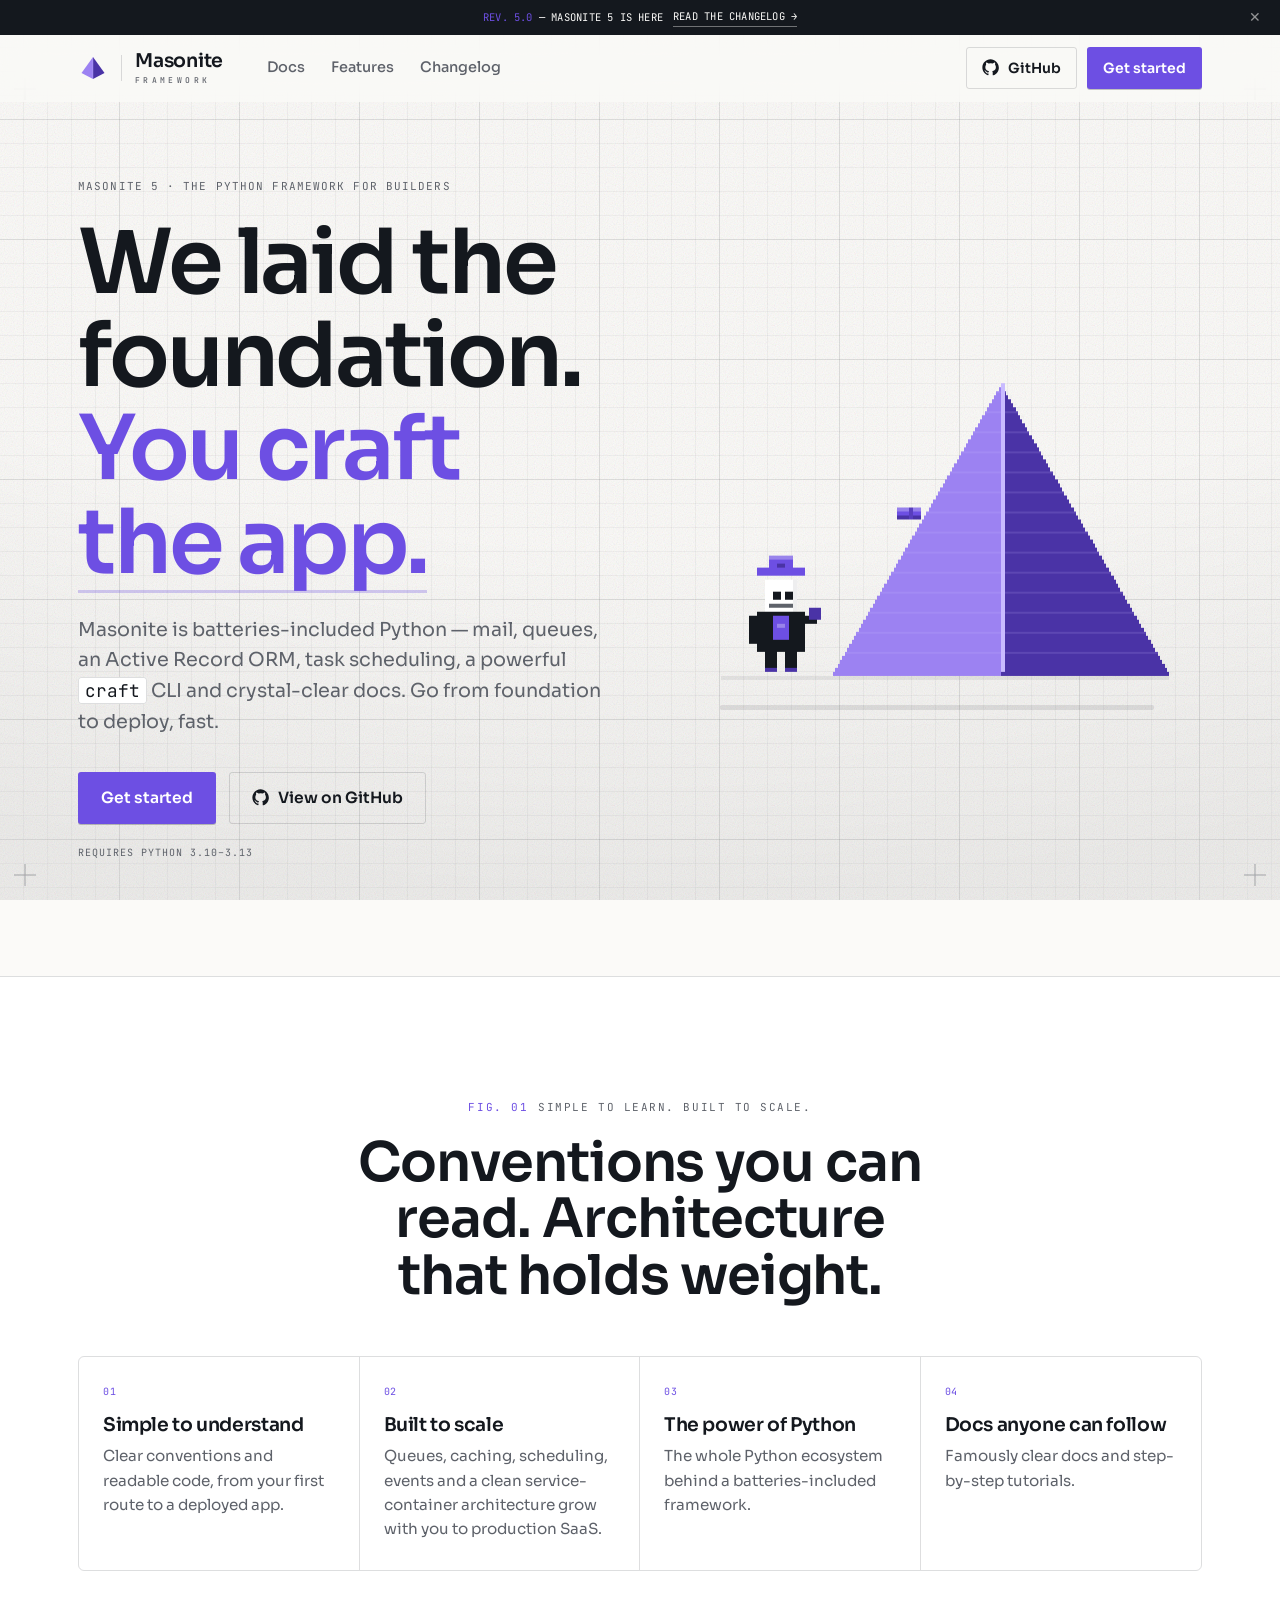
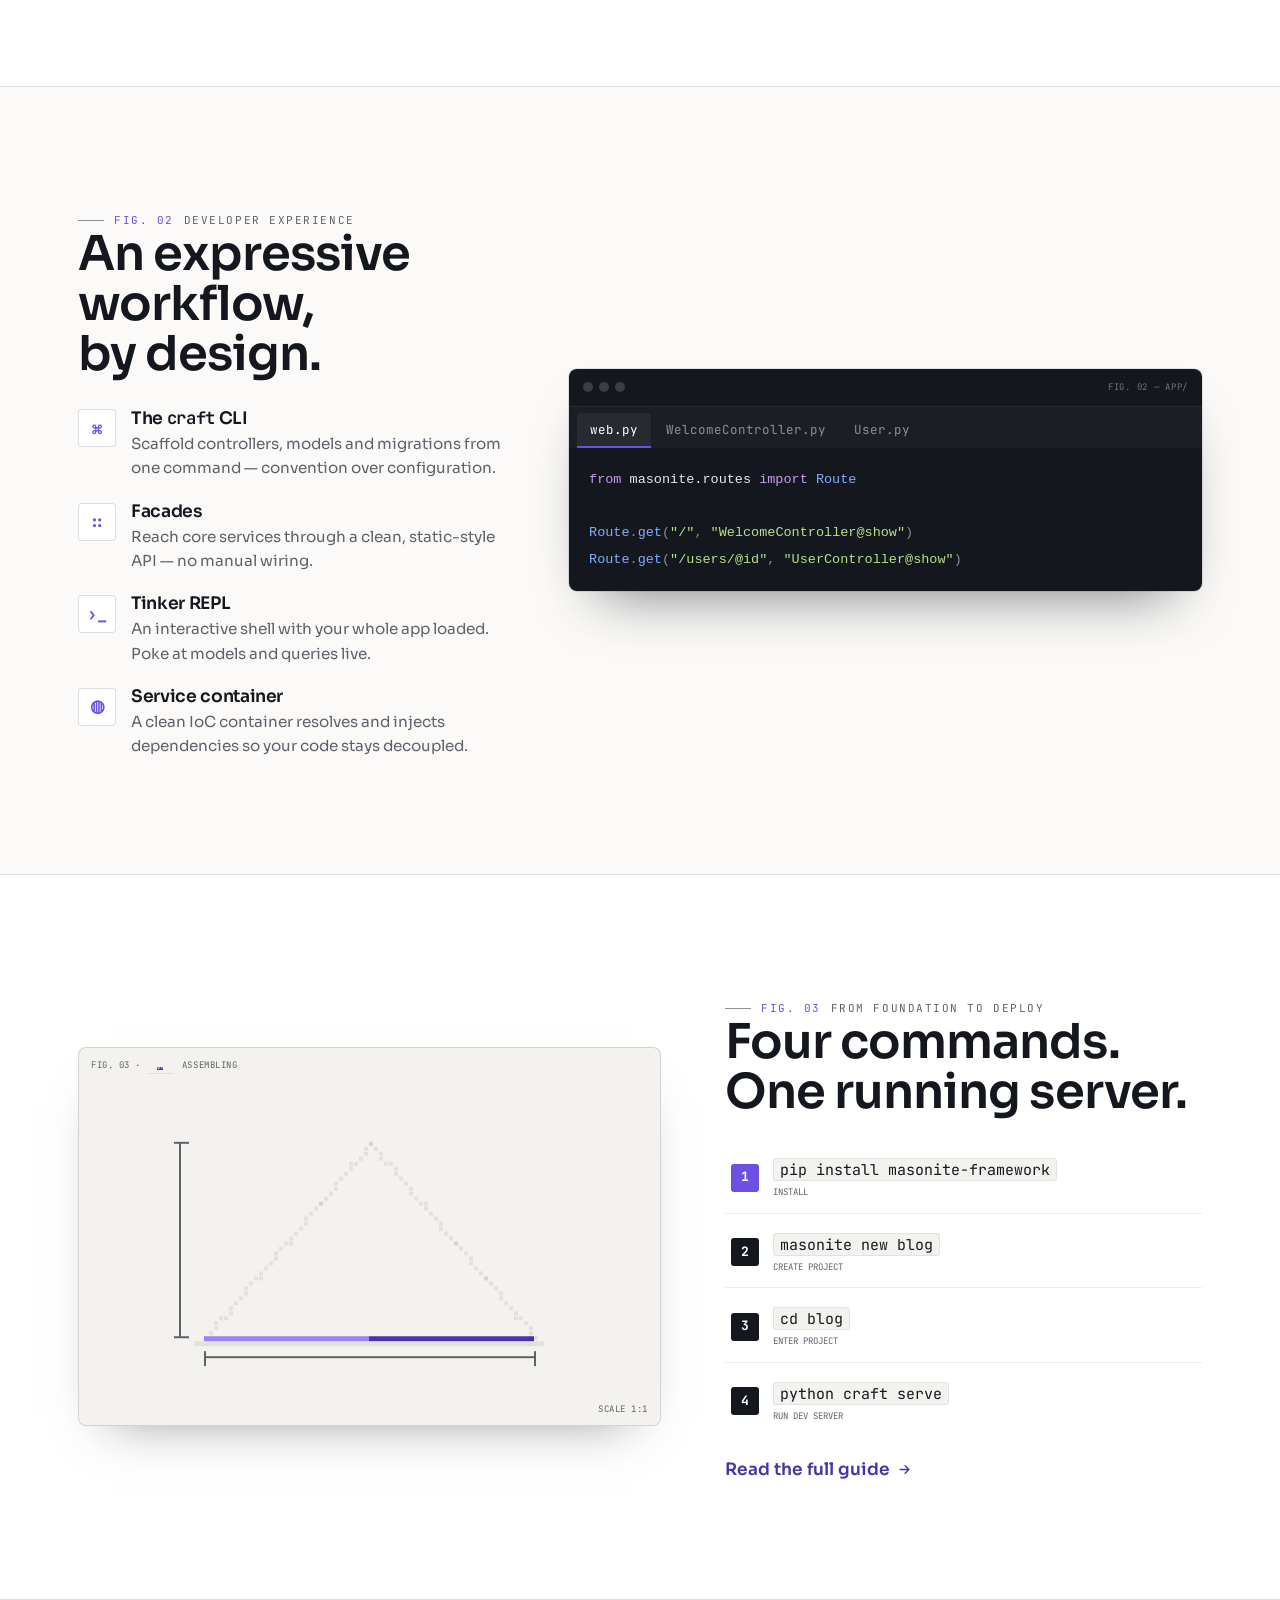
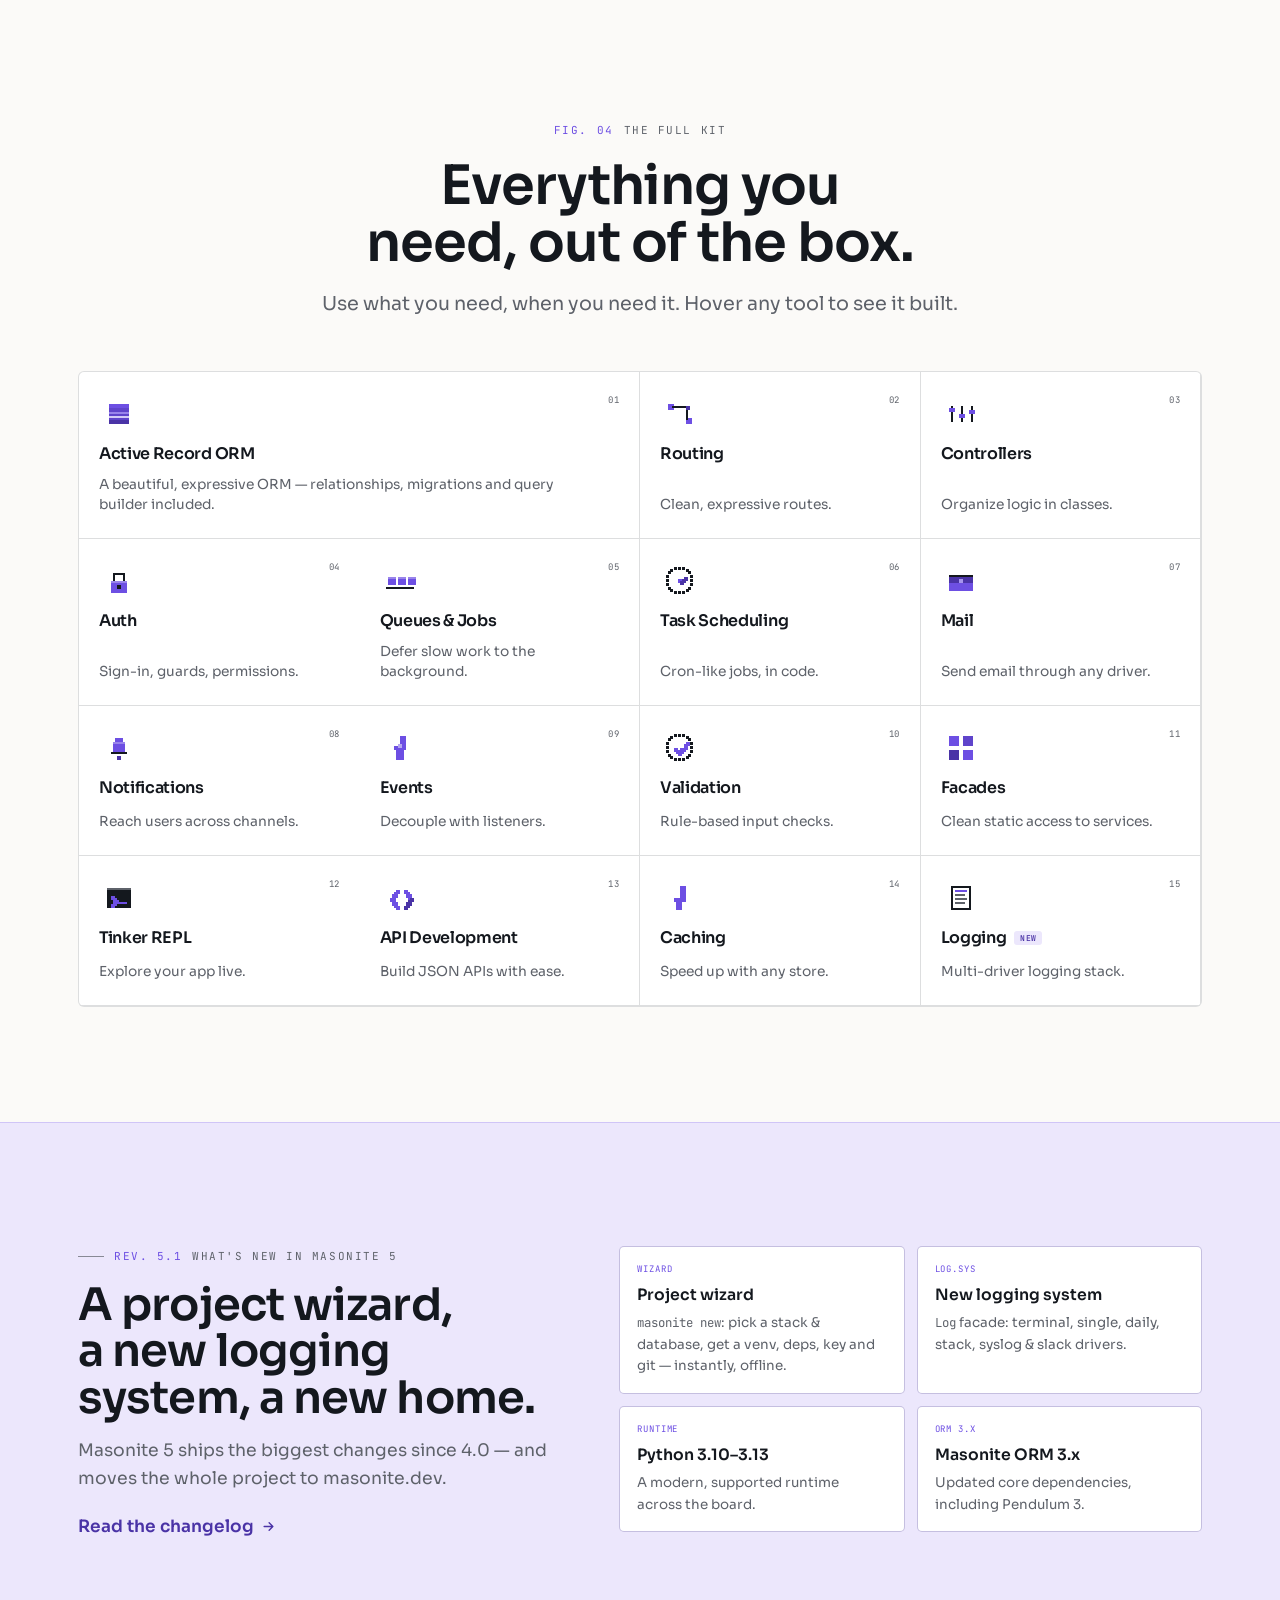
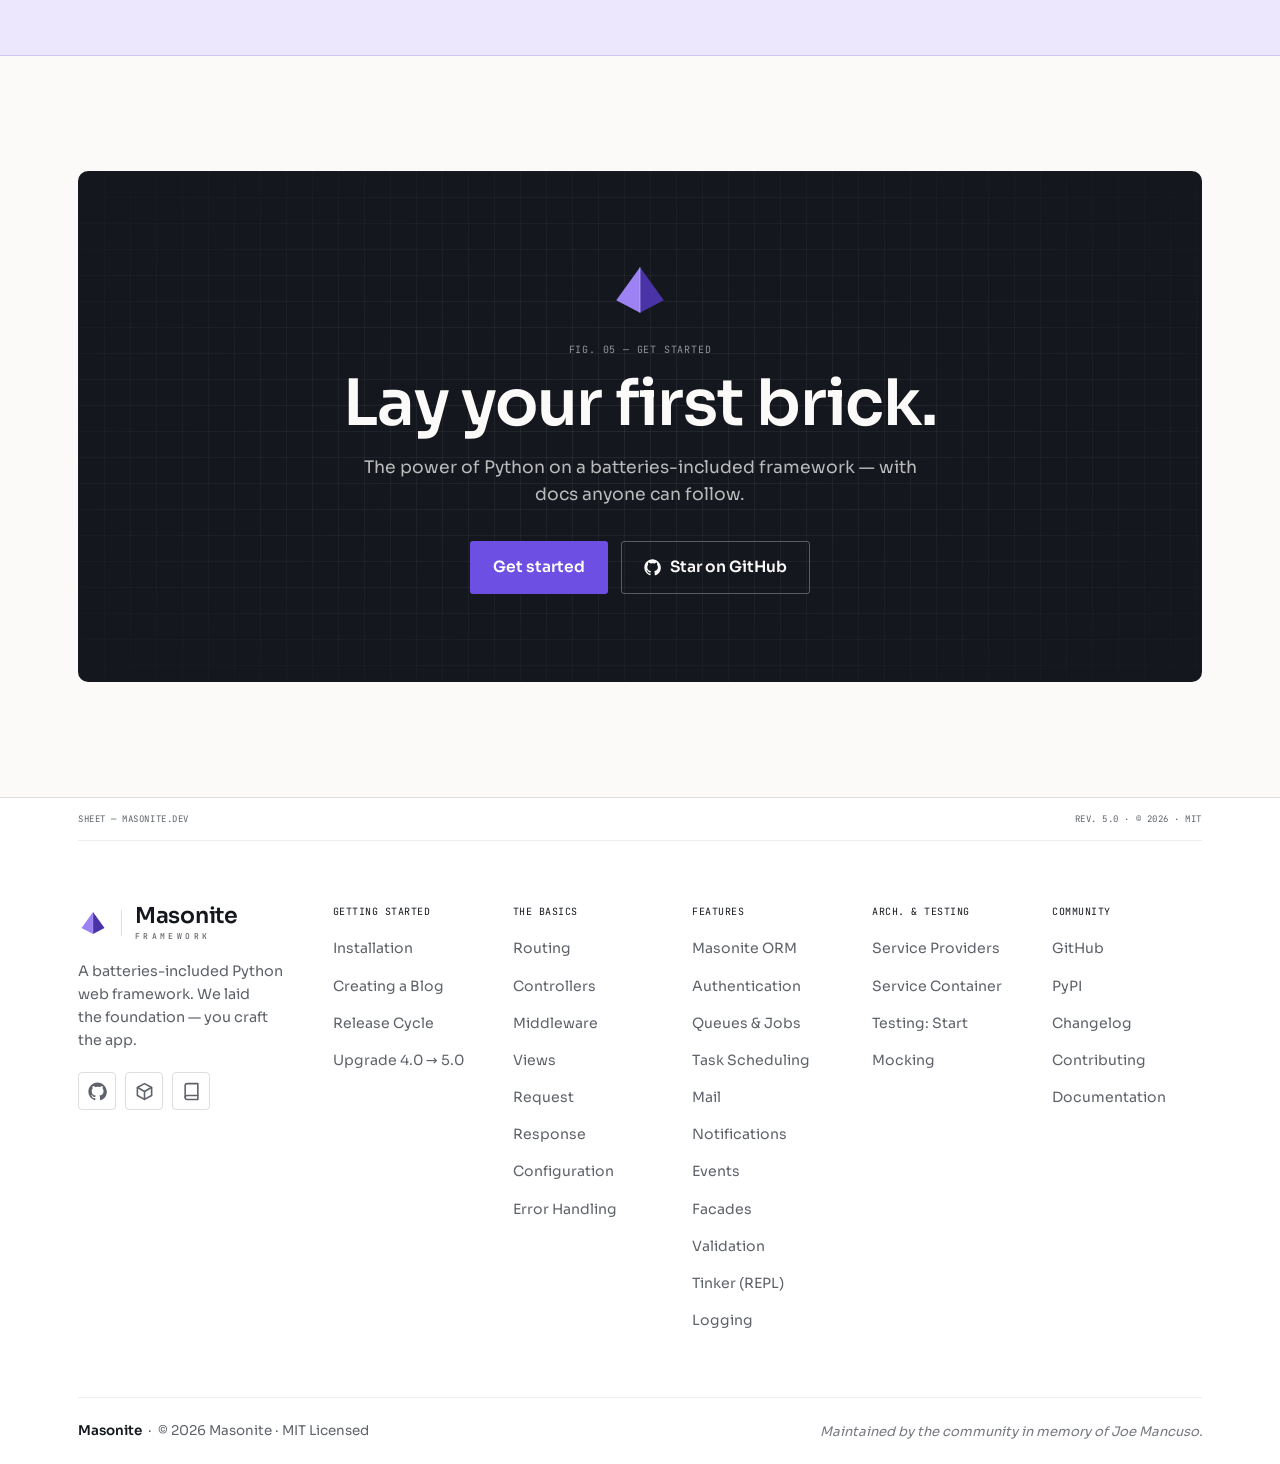
<file: index.html>
<!DOCTYPE html>
<html lang="en" data-palette="brand" data-font="sora">
<head>
<meta charset="UTF-8" />
<meta name="viewport" content="width=device-width, initial-scale=1.0" />
<title>Masonite — We laid the foundation. You craft the app.</title>
<link rel="icon" type="image/svg+xml" href="data:image/svg+xml,%3Csvg xmlns='http://www.w3.org/2000/svg' viewBox='0 0 120 120'%3E%3Cpolygon points='60,16 14,80 60,104' fill='%239C82F2'/%3E%3Cpolygon points='60,16 106,80 60,104' fill='%234A33A6'/%3E%3C/svg%3E" />
<meta name="description" content="Masonite is batteries-included Python — mail, queues, an Active Record ORM, task scheduling, a powerful craft CLI and crystal-clear docs. From foundation to deploy, fast." />
<link rel="stylesheet" href="styles.css" />
</head>
<body>
<div class="paper-bg" aria-hidden="true"></div>
<div class="vignette" aria-hidden="true"></div>
<span class="reg tl" aria-hidden="true"></span><span class="reg tr" aria-hidden="true"></span>
<span class="reg bl" aria-hidden="true"></span><span class="reg br" aria-hidden="true"></span>

<!-- ANNOUNCEMENT -->
<div class="announce" role="region" aria-label="Announcement">
  <div class="announce__inner">
    <span><span class="rev">REV. 5.0</span> — Masonite 5 is here</span>
    <a href="changelog.html">Read the changelog <span class="announce__arrow" aria-hidden="true">→</span></a>
  </div>
  <button class="announce__close" aria-label="Dismiss">✕</button>
</div>

<!-- NAV -->
<header class="nav">
  <div class="wrap nav__inner">
    <a class="brand" href="index.html" aria-label="Masonite Framework home">
      <svg class="brand__pyr" viewBox="0 0 120 120" aria-hidden="true"><polygon points="60,16 14,80 60,104" fill="var(--brand-vl)"/><polygon points="60,16 106,80 60,104" fill="var(--brand-vd)"/><line x1="60" y1="16" x2="60" y2="104" stroke="var(--brand-ridge)" stroke-width="2.5" opacity=".5"/></svg>
      <span class="brand__vr"></span>
      <span class="brand__wm"><span class="brand__name">Masonite</span><span class="brand__tag">FRAMEWORK</span></span>
    </a>
    <nav class="nav__links" aria-label="Primary">
      <a href="https://docs.masonite.dev">Docs</a>
      <a href="#features">Features</a>
      <a href="changelog.html">Changelog</a>
    </nav>
    <div class="nav__spacer"></div>
    <div class="nav__actions">
      <a class="btn btn--ghost btn--sm" href="https://github.com/masonitedev/masonite">
        <svg class="ico" viewBox="0 0 24 24" fill="currentColor" aria-hidden="true"><path d="M12 .5C5.7.5.5 5.7.5 12c0 5.1 3.3 9.4 7.9 10.9.6.1.8-.3.8-.6v-2c-3.2.7-3.9-1.5-3.9-1.5-.5-1.3-1.3-1.7-1.3-1.7-1.1-.7.1-.7.1-.7 1.2.1 1.8 1.2 1.8 1.2 1 1.8 2.7 1.3 3.4 1 .1-.8.4-1.3.7-1.6-2.6-.3-5.3-1.3-5.3-5.7 0-1.3.5-2.3 1.2-3.1-.1-.3-.5-1.5.1-3.1 0 0 1-.3 3.3 1.2a11.4 11.4 0 0 1 6 0C17.3 4.8 18.3 5.1 18.3 5.1c.6 1.6.2 2.8.1 3.1.8.8 1.2 1.8 1.2 3.1 0 4.4-2.7 5.4-5.3 5.7.4.4.8 1.1.8 2.2v3.3c0 .3.2.7.8.6 4.6-1.5 7.9-5.8 7.9-10.9C23.5 5.7 18.3.5 12 .5Z"/></svg>
        <span class="nav__gh-text">GitHub</span>
      </a>
      <a class="btn btn--primary btn--sm" href="https://docs.masonite.dev/">Get started</a>
    </div>
    <button class="nav__toggle" aria-label="Open menu" aria-expanded="false">
      <svg width="20" height="20" viewBox="0 0 24 24" fill="none" stroke="currentColor" stroke-width="2" stroke-linecap="round"><path d="M3 6h18M3 12h18M3 18h18"/></svg>
    </button>
  </div>
  <div class="nav__mobile"><div class="nav__mobile-inner">
    <a href="https://docs.masonite.dev">Docs</a>
    <a href="#features">Features</a>
    <a href="changelog.html">Changelog</a>
    <a href="https://github.com/masonitedev/masonite">GitHub</a>
    <a class="btn btn--primary" href="https://docs.masonite.dev/">Get started</a>
  </div></div>
</header>

<main>
<!-- HERO -->
<section class="hero">
  <div class="wrap">
    <div class="hero__grid">
      <div class="hero__copy">
        <div class="pixel hero__eyebrow" data-rise>MASONITE 5 · THE PYTHON FRAMEWORK FOR BUILDERS</div>
        <h1 data-rise>We laid the foundation. <span class="ac">You craft the app.</span></h1>
        <p class="hero__sub" data-rise>Masonite is batteries-included Python — mail, queues, an Active Record ORM, task scheduling, a powerful <code>craft</code> CLI and crystal-clear docs. Go from foundation to deploy, fast.</p>
        <div class="hero__cta" data-rise>
          <a class="btn btn--primary" href="https://docs.masonite.dev/">Get started</a>
          <a class="btn btn--ghost" href="https://github.com/masonitedev/masonite">
            <svg class="ico" viewBox="0 0 24 24" fill="currentColor" aria-hidden="true"><path d="M12 .5C5.7.5.5 5.7.5 12c0 5.1 3.3 9.4 7.9 10.9.6.1.8-.3.8-.6v-2c-3.2.7-3.9-1.5-3.9-1.5-.5-1.3-1.3-1.7-1.3-1.7-1.1-.7.1-.7.1-.7 1.2.1 1.8 1.2 1.8 1.2 1 1.8 2.7 1.3 3.4 1 .1-.8.4-1.3.7-1.6-2.6-.3-5.3-1.3-5.3-5.7 0-1.3.5-2.3 1.2-3.1-.1-.3-.5-1.5.1-3.1 0 0 1-.3 3.3 1.2a11.4 11.4 0 0 1 6 0C17.3 4.8 18.3 5.1 18.3 5.1c.6 1.6.2 2.8.1 3.1.8.8 1.2 1.8 1.2 3.1 0 4.4-2.7 5.4-5.3 5.7.4.4.8 1.1.8 2.2v3.3c0 .3.2.7.8.6 4.6-1.5 7.9-5.8 7.9-10.9C23.5 5.7 18.3.5 12 .5Z"/></svg>
            View on GitHub
          </a>
        </div>
        <div class="pixel hero__caption" data-rise>REQUIRES PYTHON 3.10–3.13</div>
      </div>

      <div class="hero__art" data-rise>
        <canvas data-sprite="heroscene" aria-label="A mason building the Great Pyramid — the Masonite mark"></canvas>
      </div>
    </div>
  </div>
</section>

<!-- PILLARS -->
<section class="section section--surface">
  <div class="wrap">
    <div class="section-head center" data-rise>
      <span class="fig"><b>FIG. 01</b> Simple to learn. Built to scale.</span>
      <h2>Conventions you can read. Architecture that holds weight.</h2>
    </div>
    <div class="pillars">
      <div class="pillar" data-rise><div class="pixel pillar__n">01</div><h3>Simple to understand</h3><p>Clear conventions and readable code, from your first route to a deployed app.</p></div>
      <div class="pillar" data-rise><div class="pixel pillar__n">02</div><h3>Built to scale</h3><p>Queues, caching, scheduling, events and a clean service-container architecture grow with you to production SaaS.</p></div>
      <div class="pillar" data-rise><div class="pixel pillar__n">03</div><h3>The power of Python</h3><p>The whole Python ecosystem behind a batteries-included framework.</p></div>
      <div class="pillar" data-rise><div class="pixel pillar__n">04</div><h3>Docs anyone can follow</h3><p>Famously clear docs and step-by-step tutorials.</p></div>
    </div>
  </div>
</section>

<!-- DX SHOWCASE -->
<section class="section">
  <div class="wrap">
    <div class="dx">
      <div data-rise>
        <span class="fig"><b>FIG. 02</b> Developer experience</span>
        <h2 class="section-head" style="margin-bottom:0; font-size: clamp(2rem,4vw,3rem);">An expressive workflow, by design.</h2>
        <div class="dx__points">
          <div class="dx__point"><span class="dx__k">⌘</span><div><h4>The <code style="font-family:var(--font-mono)">craft</code> CLI</h4><p>Scaffold controllers, models and migrations from one command — convention over configuration.</p></div></div>
          <div class="dx__point"><span class="dx__k">∷</span><div><h4>Facades</h4><p>Reach core services through a clean, static-style API — no manual wiring.</p></div></div>
          <div class="dx__point"><span class="dx__k">›_</span><div><h4>Tinker REPL</h4><p>An interactive shell with your whole app loaded. Poke at models and queries live.</p></div></div>
          <div class="dx__point"><span class="dx__k">◍</span><div><h4>Service container</h4><p>A clean IoC container resolves and injects dependencies so your code stays decoupled.</p></div></div>
        </div>
      </div>
      <div class="codepanel" data-rise>
        <div class="codepanel__chrome">
          <div class="codepanel__dots"><i></i><i></i><i></i></div>
          <span class="codepanel__fig">FIG. 02 — app/</span>
        </div>
        <div class="codetabs" role="tablist">
          <button class="codetab active" role="tab" aria-selected="true">web.py</button>
          <button class="codetab" role="tab" aria-selected="false">WelcomeController.py</button>
          <button class="codetab" role="tab" aria-selected="false">User.py</button>
        </div>
        <div class="codebody">
          <div class="codepane active" role="tabpanel">
<pre data-copy='from masonite.routes import Route

Route.get("/", "WelcomeController@show")
Route.get("/users/@id", "UserController@show")'><code><span class="tok-kw">from</span> masonite.routes <span class="tok-kw">import</span> <span class="tok-fn">Route</span>

<span class="tok-fn">Route</span><span class="tok-punc">.</span><span class="tok-fn">get</span><span class="tok-punc">(</span><span class="tok-str">"/"</span><span class="tok-punc">,</span> <span class="tok-str">"WelcomeController@show"</span><span class="tok-punc">)</span>
<span class="tok-fn">Route</span><span class="tok-punc">.</span><span class="tok-fn">get</span><span class="tok-punc">(</span><span class="tok-str">"/users/@id"</span><span class="tok-punc">,</span> <span class="tok-str">"UserController@show"</span><span class="tok-punc">)</span></code></pre>
          </div>
          <div class="codepane" role="tabpanel">
<pre data-copy='from masonite.views import View
from masonite.controllers import Controller

class WelcomeController(Controller):
    def show(self, view: View):
        return view.render("welcome")'><code><span class="tok-kw">from</span> masonite.views <span class="tok-kw">import</span> <span class="tok-fn">View</span>
<span class="tok-kw">from</span> masonite.controllers <span class="tok-kw">import</span> <span class="tok-fn">Controller</span>

<span class="tok-kw">class</span> <span class="tok-fn">WelcomeController</span><span class="tok-punc">(</span><span class="tok-fn">Controller</span><span class="tok-punc">):</span>
    <span class="tok-kw">def</span> <span class="tok-fn">show</span><span class="tok-punc">(</span>self<span class="tok-punc">,</span> view<span class="tok-punc">:</span> <span class="tok-fn">View</span><span class="tok-punc">):</span>
        <span class="tok-kw">return</span> view<span class="tok-punc">.</span><span class="tok-fn">render</span><span class="tok-punc">(</span><span class="tok-str">"welcome"</span><span class="tok-punc">)</span></code></pre>
          </div>
          <div class="codepane" role="tabpanel">
<pre data-copy='from masoniteorm.models import Model

class User(Model):
    __fillable__ = ["name", "email"]

# Active Record, expressive queries
users = User.where("active", 1).order_by("name").get()'><code><span class="tok-kw">from</span> masoniteorm.models <span class="tok-kw">import</span> <span class="tok-fn">Model</span>

<span class="tok-kw">class</span> <span class="tok-fn">User</span><span class="tok-punc">(</span><span class="tok-fn">Model</span><span class="tok-punc">):</span>
    __fillable__ <span class="tok-punc">=</span> <span class="tok-punc">[</span><span class="tok-str">"name"</span><span class="tok-punc">,</span> <span class="tok-str">"email"</span><span class="tok-punc">]</span>

<span class="tok-comment"># Active Record, expressive queries</span>
users <span class="tok-punc">=</span> <span class="tok-fn">User</span><span class="tok-punc">.</span><span class="tok-fn">where</span><span class="tok-punc">(</span><span class="tok-str">"active"</span><span class="tok-punc">,</span> <span class="tok-num">1</span><span class="tok-punc">)</span><span class="tok-punc">.</span><span class="tok-fn">order_by</span><span class="tok-punc">(</span><span class="tok-str">"name"</span><span class="tok-punc">)</span><span class="tok-punc">.</span><span class="tok-fn">get</span><span class="tok-punc">()</span></code></pre>
          </div>
        </div>
      </div>
    </div>
  </div>
</section>

<!-- SCROLL BUILD -->
<section class="section section--surface build" data-build-section>
  <div class="wrap">
    <div class="build__grid">
      <div class="build__stage" data-rise>
        <span class="build__corner tl pixel">FIG. 03 · <canvas data-sprite="loader" style="width:30px;height:16px;display:inline-block;vertical-align:middle"></canvas> ASSEMBLING</span>
        <span class="build__corner br pixel">SCALE 1:1</span>
        <canvas data-sprite="scrollbuild" aria-label="A structure assembling as you scroll"></canvas>
      </div>
      <div>
        <span class="fig"><b>FIG. 03</b> From foundation to deploy</span>
        <h2 class="section-head" style="margin-bottom:0; font-size: clamp(2rem,4vw,3rem);">Four commands. One running server.</h2>
        <div class="buildsteps">
          <div class="buildstep done" data-rise><span class="buildstep__n">1</span><div><code>pip install masonite-framework</code><span class="label">INSTALL</span></div></div>
          <div class="buildstep" data-rise><span class="buildstep__n">2</span><div><code>masonite new blog</code><span class="label">CREATE PROJECT</span></div></div>
          <div class="buildstep" data-rise><span class="buildstep__n">3</span><div><code>cd blog</code><span class="label">ENTER PROJECT</span></div></div>
          <div class="buildstep" data-rise><span class="buildstep__n">4</span><div><code>python craft serve</code><span class="label">RUN DEV SERVER</span></div></div>
        </div>
        <a class="read-more" data-rise href="https://docs.masonite.dev/">Read the full guide <svg viewBox="0 0 24 24" fill="none" stroke="currentColor" stroke-width="2.2" stroke-linecap="round" stroke-linejoin="round"><path d="M5 12h14M13 6l6 6-6 6"/></svg></a>
      </div>
    </div>
  </div>
</section>

<!-- FEATURES -->
<section class="section" id="features">
  <div class="wrap">
    <div class="section-head center" data-rise>
      <span class="fig"><b>FIG. 04</b> The full kit</span>
      <h2>Everything you need, out of the box.</h2>
      <p class="lead">Use what you need, when you need it. Hover any tool to see it built.</p>
    </div>
    <div class="features">
      <a class="feature feature--wide" data-rise href="https://github.com/masonitedev/orm">
        <div class="feature__top"><canvas class="feature__ico" data-sprite="orm"></canvas><span class="feature__idx pixel">01</span></div>
        <h3>Active Record ORM</h3><p>A beautiful, expressive ORM — relationships, migrations and query builder included.</p><span class="arrow">→</span>
      </a>
      <a class="feature" data-rise href="https://docs.masonite.dev/features/routing/"><div class="feature__top"><canvas class="feature__ico" data-sprite="routing"></canvas><span class="feature__idx pixel">02</span></div><h3>Routing</h3><p>Clean, expressive routes.</p><span class="arrow">→</span></a>
      <a class="feature" data-rise href="https://docs.masonite.dev/features/controllers/"><div class="feature__top"><canvas class="feature__ico" data-sprite="controllers"></canvas><span class="feature__idx pixel">03</span></div><h3>Controllers</h3><p>Organize logic in classes.</p><span class="arrow">→</span></a>
      <a class="feature" data-rise href="https://docs.masonite.dev/features/authentication/"><div class="feature__top"><canvas class="feature__ico" data-sprite="auth"></canvas><span class="feature__idx pixel">04</span></div><h3>Auth</h3><p>Sign-in, guards, permissions.</p><span class="arrow">→</span></a>
      <a class="feature" data-rise href="https://docs.masonite.dev/features/queues/"><div class="feature__top"><canvas class="feature__ico" data-sprite="queues"></canvas><span class="feature__idx pixel">05</span></div><h3>Queues &amp; Jobs</h3><p>Defer slow work to the background.</p><span class="arrow">→</span></a>
      <a class="feature" data-rise href="https://docs.masonite.dev/features/scheduling/"><div class="feature__top"><canvas class="feature__ico" data-sprite="scheduling"></canvas><span class="feature__idx pixel">06</span></div><h3>Task Scheduling</h3><p>Cron-like jobs, in code.</p><span class="arrow">→</span></a>
      <a class="feature" data-rise href="https://docs.masonite.dev/features/mail/"><div class="feature__top"><canvas class="feature__ico" data-sprite="mail"></canvas><span class="feature__idx pixel">07</span></div><h3>Mail</h3><p>Send email through any driver.</p><span class="arrow">→</span></a>
      <a class="feature" data-rise href="https://docs.masonite.dev/features/notifications/"><div class="feature__top"><canvas class="feature__ico" data-sprite="notifications"></canvas><span class="feature__idx pixel">08</span></div><h3>Notifications</h3><p>Reach users across channels.</p><span class="arrow">→</span></a>
      <a class="feature" data-rise href="https://docs.masonite.dev/features/events/"><div class="feature__top"><canvas class="feature__ico" data-sprite="events"></canvas><span class="feature__idx pixel">09</span></div><h3>Events</h3><p>Decouple with listeners.</p><span class="arrow">→</span></a>
      <a class="feature" data-rise href="https://docs.masonite.dev/features/validation/"><div class="feature__top"><canvas class="feature__ico" data-sprite="validation"></canvas><span class="feature__idx pixel">10</span></div><h3>Validation</h3><p>Rule-based input checks.</p><span class="arrow">→</span></a>
      <a class="feature" data-rise href="https://docs.masonite.dev/features/facades/"><div class="feature__top"><canvas class="feature__ico" data-sprite="facades"></canvas><span class="feature__idx pixel">11</span></div><h3>Facades</h3><p>Clean static access to services.</p><span class="arrow">→</span></a>
      <a class="feature" data-rise href="https://docs.masonite.dev/features/tinker/"><div class="feature__top"><canvas class="feature__ico" data-sprite="tinker"></canvas><span class="feature__idx pixel">12</span></div><h3>Tinker REPL</h3><p>Explore your app live.</p><span class="arrow">→</span></a>
      <a class="feature" data-rise href="https://docs.masonite.dev/features/api/"><div class="feature__top"><canvas class="feature__ico" data-sprite="api"></canvas><span class="feature__idx pixel">13</span></div><h3>API Development</h3><p>Build JSON APIs with ease.</p><span class="arrow">→</span></a>
      <a class="feature" data-rise href="https://docs.masonite.dev/features/cache/"><div class="feature__top"><canvas class="feature__ico" data-sprite="caching"></canvas><span class="feature__idx pixel">14</span></div><h3>Caching</h3><p>Speed up with any store.</p><span class="arrow">→</span></a>
      <a class="feature" data-rise href="https://docs.masonite.dev/features/logging/"><div class="feature__top"><canvas class="feature__ico" data-sprite="logging"></canvas><span class="feature__idx pixel">15</span></div><h3>Logging <span class="tag-new">NEW</span></h3><p>Multi-driver logging stack.</p><span class="arrow">→</span></a>
    </div>
  </div>
</section>

<!-- M5 BAND -->
<section class="section band">
  <div class="wrap">
    <div class="band__grid">
      <div data-rise>
        <span class="fig"><b>REV. 5.1</b> What's new in Masonite 5</span>
        <h2 style="margin-top:16px;">A project wizard, a new logging system, a new home.</h2>
        <p class="lead">Masonite 5 ships the biggest changes since 4.0 — and moves the whole project to masonite.dev.</p>
        <a class="read-more" data-rise href="changelog.html">Read the changelog <svg viewBox="0 0 24 24" fill="none" stroke="currentColor" stroke-width="2.2" stroke-linecap="round" stroke-linejoin="round"><path d="M5 12h14M13 6l6 6-6 6"/></svg></a>
      </div>
      <div class="band__chips">
        <div class="m5chip" data-rise><div class="pixel m5chip__k">WIZARD</div><b>Project wizard</b><span><code>masonite new</code>: pick a stack &amp; database, get a venv, deps, key and git — instantly, offline.</span></div>
        <div class="m5chip" data-rise><div class="pixel m5chip__k">LOG.SYS</div><b>New logging system</b><span><code>Log</code> facade: terminal, single, daily, stack, syslog &amp; slack drivers.</span></div>
        <div class="m5chip" data-rise><div class="pixel m5chip__k">RUNTIME</div><b>Python 3.10–3.13</b><span>A modern, supported runtime across the board.</span></div>
        <div class="m5chip" data-rise><div class="pixel m5chip__k">ORM 3.X</div><b>Masonite ORM 3.x</b><span>Updated core dependencies, including Pendulum 3.</span></div>
      </div>
    </div>
  </div>
</section>

<!-- (Testimonials removed — no real quotes yet.) -->

<!-- CTA -->
<section class="section">
  <div class="wrap">
    <div class="cta__card" data-rise>
      <svg class="cta__pyr" viewBox="0 0 120 120" aria-hidden="true"><polygon points="60,16 14,80 60,104" fill="var(--brand-vl)"/><polygon points="60,16 106,80 60,104" fill="var(--brand-vd)"/><line x1="60" y1="16" x2="60" y2="104" stroke="var(--brand-ridge)" stroke-width="2.5" opacity=".5"/></svg>
      <div class="pixel cta__fig">FIG. 05 — GET STARTED</div>
      <h2>Lay your first brick.</h2>
      <p>The power of Python on a batteries-included framework — with docs anyone can follow.</p>
      <div class="cta__btns">
        <a class="btn btn--primary" href="https://docs.masonite.dev/">Get started</a>
        <a class="btn btn--ghost" href="https://github.com/masonitedev/masonite">
          <svg class="ico" viewBox="0 0 24 24" fill="currentColor" aria-hidden="true"><path d="M12 .5C5.7.5.5 5.7.5 12c0 5.1 3.3 9.4 7.9 10.9.6.1.8-.3.8-.6v-2c-3.2.7-3.9-1.5-3.9-1.5-.5-1.3-1.3-1.7-1.3-1.7-1.1-.7.1-.7.1-.7 1.2.1 1.8 1.2 1.8 1.2 1 1.8 2.7 1.3 3.4 1 .1-.8.4-1.3.7-1.6-2.6-.3-5.3-1.3-5.3-5.7 0-1.3.5-2.3 1.2-3.1-.1-.3-.5-1.5.1-3.1 0 0 1-.3 3.3 1.2a11.4 11.4 0 0 1 6 0C17.3 4.8 18.3 5.1 18.3 5.1c.6 1.6.2 2.8.1 3.1.8.8 1.2 1.8 1.2 3.1 0 4.4-2.7 5.4-5.3 5.7.4.4.8 1.1.8 2.2v3.3c0 .3.2.7.8.6 4.6-1.5 7.9-5.8 7.9-10.9C23.5 5.7 18.3.5 12 .5Z"/></svg>
          Star on GitHub
        </a>
      </div>
    </div>
  </div>
</section>
</main>

<!-- FOOTER -->
<footer class="footer">
  <div class="wrap">
    <div class="footer__legend">
      <span>SHEET — MASONITE.DEV</span>
      <span>REV. 5.0 · © 2026 · MIT</span>
    </div>
    <div class="footer__top">
      <div class="footer__brand">
        <a class="brand" href="index.html" aria-label="Masonite Framework home">
      <svg class="brand__pyr" viewBox="0 0 120 120" aria-hidden="true"><polygon points="60,16 14,80 60,104" fill="var(--brand-vl)"/><polygon points="60,16 106,80 60,104" fill="var(--brand-vd)"/><line x1="60" y1="16" x2="60" y2="104" stroke="var(--brand-ridge)" stroke-width="2.5" opacity=".5"/></svg>
      <span class="brand__vr"></span>
      <span class="brand__wm"><span class="brand__name">Masonite</span><span class="brand__tag">FRAMEWORK</span></span>
    </a>
        <p>A batteries-included Python web framework. We laid the foundation — you craft the app.</p>
        <div class="footer__social">
          <a href="https://github.com/masonitedev/masonite" aria-label="GitHub"><svg width="19" height="19" viewBox="0 0 24 24" fill="currentColor" aria-hidden="true"><path d="M12 .5C5.7.5.5 5.7.5 12c0 5.1 3.3 9.4 7.9 10.9.6.1.8-.3.8-.6v-2c-3.2.7-3.9-1.5-3.9-1.5-.5-1.3-1.3-1.7-1.3-1.7-1.1-.7.1-.7.1-.7 1.2.1 1.8 1.2 1.8 1.2 1 1.8 2.7 1.3 3.4 1 .1-.8.4-1.3.7-1.6-2.6-.3-5.3-1.3-5.3-5.7 0-1.3.5-2.3 1.2-3.1-.1-.3-.5-1.5.1-3.1 0 0 1-.3 3.3 1.2a11.4 11.4 0 0 1 6 0C17.3 4.8 18.3 5.1 18.3 5.1c.6 1.6.2 2.8.1 3.1.8.8 1.2 1.8 1.2 3.1 0 4.4-2.7 5.4-5.3 5.7.4.4.8 1.1.8 2.2v3.3c0 .3.2.7.8.6 4.6-1.5 7.9-5.8 7.9-10.9C23.5 5.7 18.3.5 12 .5Z"/></svg></a>
          <a href="https://pypi.org/project/masonite-framework/" aria-label="PyPI"><svg width="19" height="19" viewBox="0 0 24 24" fill="none" stroke="currentColor" stroke-width="2" stroke-linecap="round" stroke-linejoin="round"><path d="m12 2 9 5v10l-9 5-9-5V7l9-5Z"/><path d="m3.3 7 8.7 5 8.7-5M12 22V12"/></svg></a>
          <a href="https://docs.masonite.dev/" aria-label="Documentation"><svg width="19" height="19" viewBox="0 0 24 24" fill="none" stroke="currentColor" stroke-width="2" stroke-linecap="round" stroke-linejoin="round"><path d="M4 19.5A2.5 2.5 0 0 1 6.5 17H20"/><path d="M6.5 2H20v20H6.5A2.5 2.5 0 0 1 4 19.5v-15A2.5 2.5 0 0 1 6.5 2Z"/></svg></a>
        </div>
      </div>
      <div class="fcol">
        <button class="fcol__head" aria-expanded="true">Getting Started <span class="fcol__chev" aria-hidden="true"><svg width="13" height="13" viewBox="0 0 24 24" fill="none" stroke="currentColor" stroke-width="2.5" stroke-linecap="round" stroke-linejoin="round"><path d="m6 9 6 6 6-6"/></svg></span></button>
        <ul class="fcol__links">
          <li><a href="https://docs.masonite.dev/">Installation</a></li>
          <li><a href="https://docs.masonite.dev/prologue/create-a-blog/">Creating a Blog</a></li>
          <li><a href="https://docs.masonite.dev/prologue/release-cycle/">Release Cycle</a></li>
          <li><a href="https://docs.masonite.dev/upgrade-guide/masonite-4.0-to-5.0/">Upgrade 4.0 → 5.0</a></li>
        </ul>
      </div>
      <div class="fcol">
        <button class="fcol__head" aria-expanded="false">The Basics <span class="fcol__chev" aria-hidden="true"><svg width="13" height="13" viewBox="0 0 24 24" fill="none" stroke="currentColor" stroke-width="2.5" stroke-linecap="round" stroke-linejoin="round"><path d="m6 9 6 6 6-6"/></svg></span></button>
        <ul class="fcol__links">
          <li><a href="https://docs.masonite.dev/features/routing/">Routing</a></li>
          <li><a href="https://docs.masonite.dev/features/controllers/">Controllers</a></li>
          <li><a href="https://docs.masonite.dev/features/middleware/">Middleware</a></li>
          <li><a href="https://docs.masonite.dev/features/views/">Views</a></li>
          <li><a href="https://docs.masonite.dev/features/request/">Request</a></li>
          <li><a href="https://docs.masonite.dev/features/response/">Response</a></li>
          <li><a href="https://docs.masonite.dev/features/configuration/">Configuration</a></li>
          <li><a href="https://docs.masonite.dev/features/error-handling/">Error Handling</a></li>
        </ul>
      </div>
      <div class="fcol">
        <button class="fcol__head" aria-expanded="false">Features <span class="fcol__chev" aria-hidden="true"><svg width="13" height="13" viewBox="0 0 24 24" fill="none" stroke="currentColor" stroke-width="2.5" stroke-linecap="round" stroke-linejoin="round"><path d="m6 9 6 6 6-6"/></svg></span></button>
        <ul class="fcol__links">
          <li><a href="https://github.com/masonitedev/orm">Masonite ORM</a></li>
          <li><a href="https://docs.masonite.dev/features/authentication/">Authentication</a></li>
          <li><a href="https://docs.masonite.dev/features/queues/">Queues &amp; Jobs</a></li>
          <li><a href="https://docs.masonite.dev/features/scheduling/">Task Scheduling</a></li>
          <li><a href="https://docs.masonite.dev/features/mail/">Mail</a></li>
          <li><a href="https://docs.masonite.dev/features/notifications/">Notifications</a></li>
          <li><a href="https://docs.masonite.dev/features/events/">Events</a></li>
          <li><a href="https://docs.masonite.dev/features/facades/">Facades</a></li>
          <li><a href="https://docs.masonite.dev/features/validation/">Validation</a></li>
          <li><a href="https://docs.masonite.dev/features/tinker/">Tinker (REPL)</a></li>
          <li><a href="https://docs.masonite.dev/features/logging/">Logging</a></li>
        </ul>
      </div>
      <div class="fcol">
        <button class="fcol__head" aria-expanded="false">Arch. &amp; Testing <span class="fcol__chev" aria-hidden="true"><svg width="13" height="13" viewBox="0 0 24 24" fill="none" stroke="currentColor" stroke-width="2.5" stroke-linecap="round" stroke-linejoin="round"><path d="m6 9 6 6 6-6"/></svg></span></button>
        <ul class="fcol__links">
          <li><a href="https://docs.masonite.dev/architecture/service-providers/">Service Providers</a></li>
          <li><a href="https://docs.masonite.dev/architecture/service-container/">Service Container</a></li>
          <li><a href="https://docs.masonite.dev/testing/getting-started/">Testing: Start</a></li>
          <li><a href="https://docs.masonite.dev/testing/mocking/">Mocking</a></li>
        </ul>
      </div>
      <div class="fcol">
        <button class="fcol__head" aria-expanded="false">Community <span class="fcol__chev" aria-hidden="true"><svg width="13" height="13" viewBox="0 0 24 24" fill="none" stroke="currentColor" stroke-width="2.5" stroke-linecap="round" stroke-linejoin="round"><path d="m6 9 6 6 6-6"/></svg></span></button>
        <ul class="fcol__links">
          <li><a href="https://github.com/masonitedev/masonite">GitHub</a></li>
          <li><a href="https://pypi.org/project/masonite-framework/">PyPI</a></li>
          <li><a href="changelog.html">Changelog</a></li>
          <li><a href="https://docs.masonite.dev/prologue/contributing-guide/">Contributing</a></li>
          <li><a href="https://docs.masonite.dev/">Documentation</a></li>
        </ul>
      </div>
    </div>
    <div class="footer__bottom">
      <span class="copy"><b>Masonite</b> &nbsp;·&nbsp; © 2026 Masonite · MIT Licensed</span>
      <span class="memorial-line">Maintained by the community in memory of Joe Mancuso.</span>
    </div>
  </div>
</footer>

<script src="sprites.js"></script>
<script src="app.js"></script>
</body>
</html>
</file>
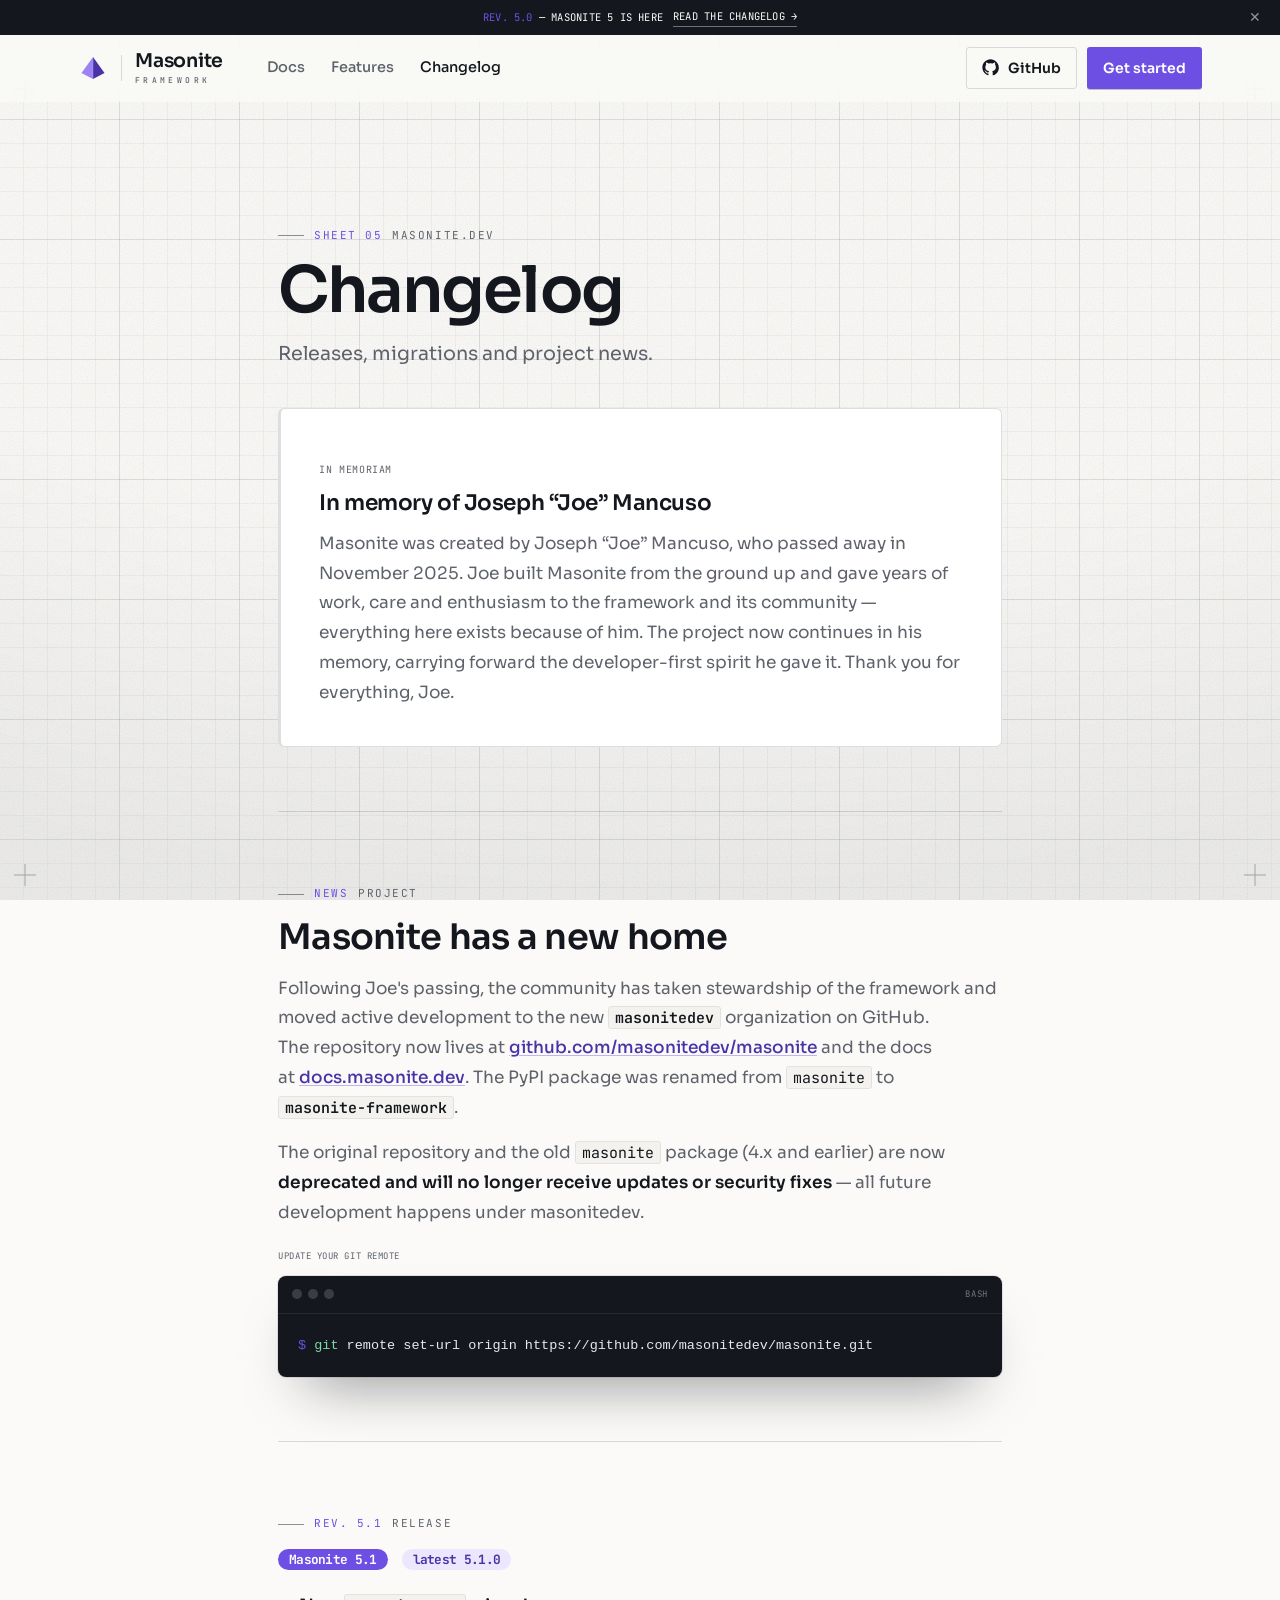
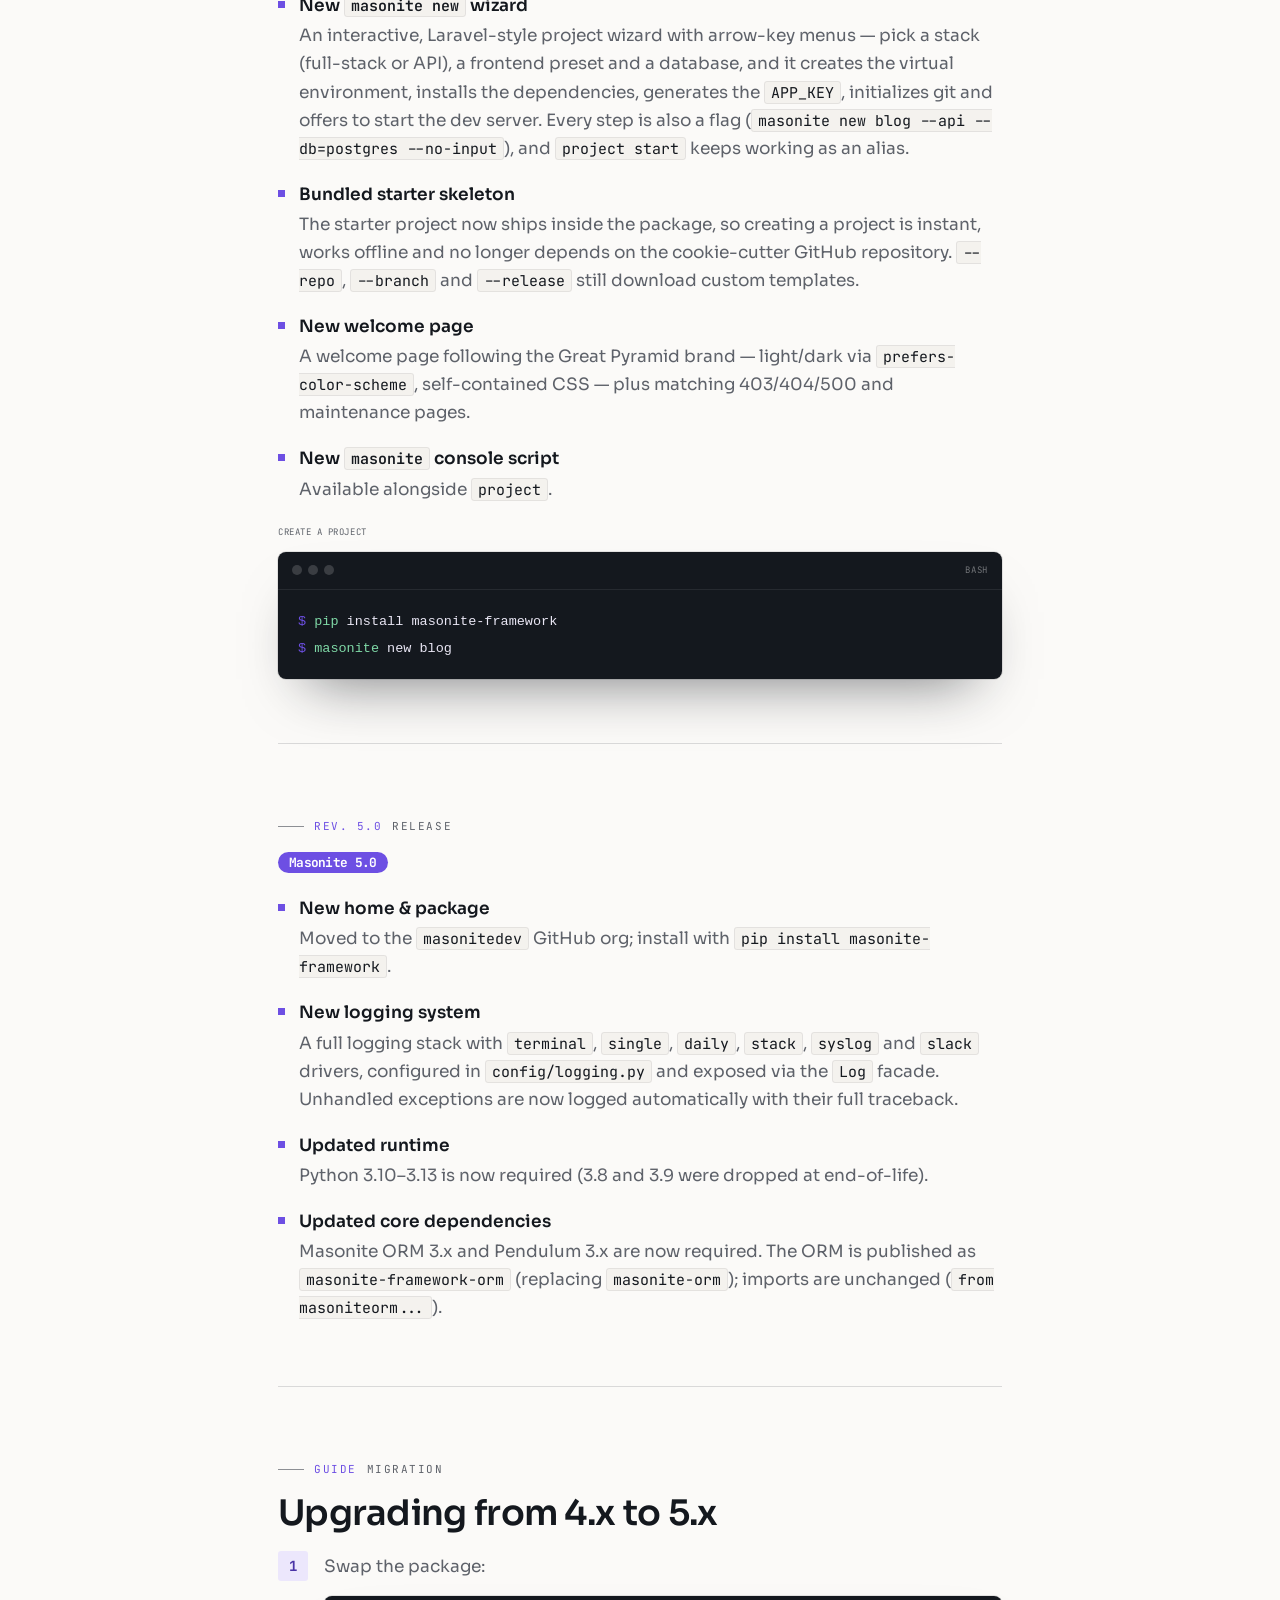
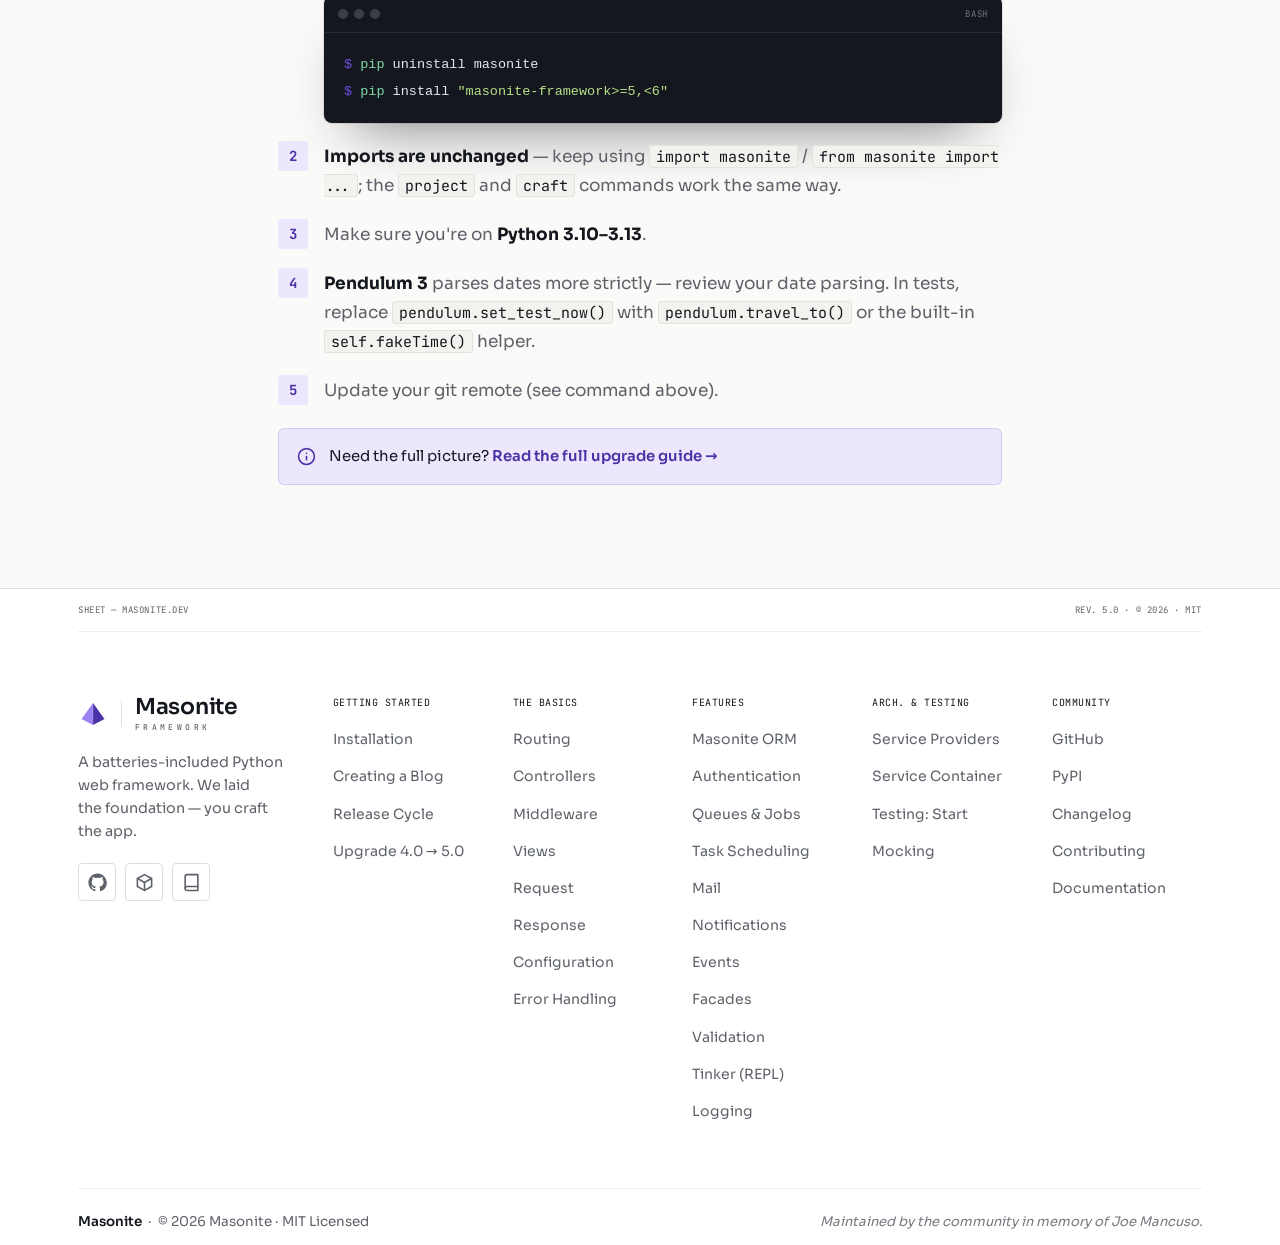
<file: changelog.html>
<!DOCTYPE html>
<html lang="en" data-palette="brand" data-font="sora">
<head>
<meta charset="UTF-8" />
<meta name="viewport" content="width=device-width, initial-scale=1.0" />
<title>Changelog — Masonite</title>
<link rel="icon" type="image/svg+xml" href="data:image/svg+xml,%3Csvg xmlns='http://www.w3.org/2000/svg' viewBox='0 0 120 120'%3E%3Cpolygon points='60,16 14,80 60,104' fill='%239C82F2'/%3E%3Cpolygon points='60,16 106,80 60,104' fill='%234A33A6'/%3E%3C/svg%3E" />
<meta name="description" content="Masonite releases, migrations and project news." />
<link rel="stylesheet" href="styles.css" />
</head>
<body>
<div class="paper-bg" aria-hidden="true"></div>
<div class="vignette" aria-hidden="true"></div>
<span class="reg tl" aria-hidden="true"></span><span class="reg tr" aria-hidden="true"></span>
<span class="reg bl" aria-hidden="true"></span><span class="reg br" aria-hidden="true"></span>

<!-- ANNOUNCEMENT -->
<div class="announce" role="region" aria-label="Announcement">
  <div class="announce__inner">
    <span><span class="rev">REV. 5.0</span> — Masonite 5 is here</span>
    <a href="changelog.html">Read the changelog <span class="announce__arrow" aria-hidden="true">→</span></a>
  </div>
  <button class="announce__close" aria-label="Dismiss">✕</button>
</div>

<!-- NAV -->
<header class="nav">
  <div class="wrap nav__inner">
    <a class="brand" href="index.html" aria-label="Masonite Framework home">
      <svg class="brand__pyr" viewBox="0 0 120 120" aria-hidden="true"><polygon points="60,16 14,80 60,104" fill="var(--brand-vl)"/><polygon points="60,16 106,80 60,104" fill="var(--brand-vd)"/><line x1="60" y1="16" x2="60" y2="104" stroke="var(--brand-ridge)" stroke-width="2.5" opacity=".5"/></svg>
      <span class="brand__vr"></span>
      <span class="brand__wm"><span class="brand__name">Masonite</span><span class="brand__tag">FRAMEWORK</span></span>
    </a>
    <nav class="nav__links" aria-label="Primary">
      <a href="https://docs.masonite.dev">Docs</a>
      <a href="index.html#features">Features</a>
      <a href="changelog.html" class="active">Changelog</a>
    </nav>
    <div class="nav__spacer"></div>
    <div class="nav__actions">
      <a class="btn btn--ghost btn--sm" href="https://github.com/masonitedev/masonite">
        <svg class="ico" viewBox="0 0 24 24" fill="currentColor" aria-hidden="true"><path d="M12 .5C5.7.5.5 5.7.5 12c0 5.1 3.3 9.4 7.9 10.9.6.1.8-.3.8-.6v-2c-3.2.7-3.9-1.5-3.9-1.5-.5-1.3-1.3-1.7-1.3-1.7-1.1-.7.1-.7.1-.7 1.2.1 1.8 1.2 1.8 1.2 1 1.8 2.7 1.3 3.4 1 .1-.8.4-1.3.7-1.6-2.6-.3-5.3-1.3-5.3-5.7 0-1.3.5-2.3 1.2-3.1-.1-.3-.5-1.5.1-3.1 0 0 1-.3 3.3 1.2a11.4 11.4 0 0 1 6 0C17.3 4.8 18.3 5.1 18.3 5.1c.6 1.6.2 2.8.1 3.1.8.8 1.2 1.8 1.2 3.1 0 4.4-2.7 5.4-5.3 5.7.4.4.8 1.1.8 2.2v3.3c0 .3.2.7.8.6 4.6-1.5 7.9-5.8 7.9-10.9C23.5 5.7 18.3.5 12 .5Z"/></svg>
        <span class="nav__gh-text">GitHub</span>
      </a>
      <a class="btn btn--primary btn--sm" href="https://docs.masonite.dev/">Get started</a>
    </div>
    <button class="nav__toggle" aria-label="Open menu" aria-expanded="false">
      <svg width="20" height="20" viewBox="0 0 24 24" fill="none" stroke="currentColor" stroke-width="2" stroke-linecap="round"><path d="M3 6h18M3 12h18M3 18h18"/></svg>
    </button>
  </div>
  <div class="nav__mobile"><div class="nav__mobile-inner">
    <a href="https://docs.masonite.dev">Docs</a>
    <a href="index.html#features">Features</a>
    <a href="changelog.html">Changelog</a>
    <a href="https://github.com/masonitedev/masonite">GitHub</a>
    <a class="btn btn--primary" href="https://docs.masonite.dev/">Get started</a>
  </div></div>
</header>

<main>
<section class="section" style="padding-block: clamp(2rem,4vw,3.5rem) clamp(4rem,8vw,7rem);">
  <div class="wrap cl-wrap">
    <!-- Header -->
    <div class="cl-head" data-rise>
      <span class="fig"><b>SHEET 05</b> masonite.dev</span>
      <h1>Changelog</h1>
      <p class="lead">Releases, migrations and project news.</p>
    </div>

    <!-- In memoriam (quiet, no effects) -->
    <div class="memorial">
      <p class="memorial__eyebrow">In memoriam</p>
      <h3>In memory of Joseph “Joe” Mancuso</h3>
      <p>Masonite was created by Joseph “Joe” Mancuso, who passed away in November 2025. Joe built Masonite from the ground up and gave years of work, care and enthusiasm to the framework and its community — everything here exists because of him. The project now continues in his memory, carrying forward the developer-first spirit he gave it. Thank you for everything, Joe.</p>
    </div>

    <!-- Project news -->
    <article class="cl-entry" data-rise>
      <span class="fig"><b>NEWS</b> Project</span>
      <h2>Masonite has a new home</h2>
      <div class="prose">
        <p>Following Joe's passing, the community has taken stewardship of the framework and moved active development to the new <strong><code>masonitedev</code></strong> organization on GitHub. The repository now lives at <a href="https://github.com/masonitedev/masonite">github.com/masonitedev/masonite</a> and the docs at <a href="https://docs.masonite.dev/">docs.masonite.dev</a>. The PyPI package was renamed from <code>masonite</code> to <strong><code>masonite-framework</code></strong>.</p>
        <p>The original repository and the old <code>masonite</code> package (4.x and earlier) are now <strong>deprecated and will no longer receive updates or security fixes</strong> — all future development happens under masonitedev.</p>
      </div>
      <p class="pixel" style="font-size:9px;color:var(--muted);margin-top:22px;margin-bottom:8px;letter-spacing:.06em;">UPDATE YOUR GIT REMOTE</p>
      <div class="codepanel cl-code">
        <div class="codepanel__chrome"><div class="codepanel__dots"><i></i><i></i><i></i></div><span class="codepanel__fig">BASH</span></div>
        <div class="codebody"><div class="codepane active">
<pre data-copy="git remote set-url origin https://github.com/masonitedev/masonite.git"><code><span class="tok-prompt">$ </span><span class="tok-cmd">git</span> remote set-url origin https://github.com/masonitedev/masonite.git</code></pre>
        </div></div>
      </div>
    </article>

    <!-- Release 5.1 -->
    <article class="cl-entry" data-rise>
      <span class="fig"><b>REV. 5.1</b> Release</span>
      <h2><span class="ver-badge">Masonite 5.1</span> <span class="ver-badge ver-badge--soft">latest 5.1.0</span></h2>
      <ul class="rel-list">
        <li><span class="marker"></span><div><b>New <code>masonite new</code> wizard</b><span>An interactive, Laravel-style project wizard with arrow-key menus — pick a stack (full-stack or API), a frontend preset and a database, and it creates the virtual environment, installs the dependencies, generates the <code>APP_KEY</code>, initializes git and offers to start the dev server. Every step is also a flag (<code>masonite new blog --api --db=postgres --no-input</code>), and <code>project start</code> keeps working as an alias.</span></div></li>
        <li><span class="marker"></span><div><b>Bundled starter skeleton</b><span>The starter project now ships inside the package, so creating a project is instant, works offline and no longer depends on the cookie-cutter GitHub repository. <code>--repo</code>, <code>--branch</code> and <code>--release</code> still download custom templates.</span></div></li>
        <li><span class="marker"></span><div><b>New welcome page</b><span>A welcome page following the Great Pyramid brand — light/dark via <code>prefers-color-scheme</code>, self-contained CSS — plus matching 403/404/500 and maintenance pages.</span></div></li>
        <li><span class="marker"></span><div><b>New <code>masonite</code> console script</b><span>Available alongside <code>project</code>.</span></div></li>
      </ul>
      <p class="pixel" style="font-size:9px;color:var(--muted);margin-top:22px;margin-bottom:8px;letter-spacing:.06em;">CREATE A PROJECT</p>
      <div class="codepanel cl-code">
        <div class="codepanel__chrome"><div class="codepanel__dots"><i></i><i></i><i></i></div><span class="codepanel__fig">BASH</span></div>
        <div class="codebody"><div class="codepane active">
<pre data-copy='pip install masonite-framework
masonite new blog'><code><span class="tok-prompt">$ </span><span class="tok-cmd">pip</span> install masonite-framework
<span class="tok-prompt">$ </span><span class="tok-cmd">masonite</span> new blog</code></pre>
        </div></div>
      </div>
    </article>

    <!-- Release 5.0 -->
    <article class="cl-entry" data-rise>
      <span class="fig"><b>REV. 5.0</b> Release</span>
      <h2><span class="ver-badge">Masonite 5.0</span></h2>
      <ul class="rel-list">
        <li><span class="marker"></span><div><b>New home &amp; package</b><span>Moved to the <code>masonitedev</code> GitHub org; install with <code>pip install masonite-framework</code>.</span></div></li>
        <li><span class="marker"></span><div><b>New logging system</b><span>A full logging stack with <code>terminal</code>, <code>single</code>, <code>daily</code>, <code>stack</code>, <code>syslog</code> and <code>slack</code> drivers, configured in <code>config/logging.py</code> and exposed via the <code>Log</code> facade. Unhandled exceptions are now logged automatically with their full traceback.</span></div></li>
        <li><span class="marker"></span><div><b>Updated runtime</b><span>Python 3.10–3.13 is now required (3.8 and 3.9 were dropped at end-of-life).</span></div></li>
        <li><span class="marker"></span><div><b>Updated core dependencies</b><span>Masonite ORM 3.x and Pendulum 3.x are now required. The ORM is published as <code>masonite-framework-orm</code> (replacing <code>masonite-orm</code>); imports are unchanged (<code>from masoniteorm...</code>).</span></div></li>
      </ul>
    </article>

    <!-- Upgrade guide -->
    <article class="cl-entry" data-rise>
      <span class="fig"><b>GUIDE</b> Migration</span>
      <h2>Upgrading from 4.x to 5.x</h2>
      <ol class="upgrade-steps">
        <li>
          <div class="ustep-body">Swap the package:</div>
          <div class="codepanel cl-code">
            <div class="codepanel__chrome"><div class="codepanel__dots"><i></i><i></i><i></i></div><span class="codepanel__fig">BASH</span></div>
            <div class="codebody"><div class="codepane active">
<pre data-copy='pip uninstall masonite
pip install "masonite-framework>=5,<6"'><code><span class="tok-prompt">$ </span><span class="tok-cmd">pip</span> uninstall masonite
<span class="tok-prompt">$ </span><span class="tok-cmd">pip</span> install <span class="tok-str">"masonite-framework>=5,&lt;6"</span></code></pre>
            </div></div>
          </div>
        </li>
        <li><div class="ustep-body"><strong>Imports are unchanged</strong> — keep using <code>import masonite</code> / <code>from masonite import ...</code>; the <code>project</code> and <code>craft</code> commands work the same way.</div></li>
        <li><div class="ustep-body">Make sure you're on <strong>Python 3.10–3.13</strong>.</div></li>
        <li><div class="ustep-body"><strong>Pendulum 3</strong> parses dates more strictly — review your date parsing. In tests, replace <code>pendulum.set_test_now()</code> with <code>pendulum.travel_to()</code> or the built-in <code>self.fakeTime()</code> helper.</div></li>
        <li><div class="ustep-body">Update your git remote (see command above).</div></li>
      </ol>
      <div class="callout">
        <svg viewBox="0 0 24 24" fill="none" stroke="currentColor" stroke-width="2" stroke-linecap="round" stroke-linejoin="round"><circle cx="12" cy="12" r="10"/><path d="M12 16v-4M12 8h.01"/></svg>
        <p>Need the full picture? <a href="https://docs.masonite.dev/upgrade-guide/masonite-4.0-to-5.0/">Read the full upgrade guide →</a></p>
      </div>
    </article>
  </div>
</section>
</main>

<!-- FOOTER -->
<footer class="footer">
  <div class="wrap">
    <div class="footer__legend">
      <span>SHEET — MASONITE.DEV</span>
      <span>REV. 5.0 · © 2026 · MIT</span>
    </div>
    <div class="footer__top">
      <div class="footer__brand">
        <a class="brand" href="index.html" aria-label="Masonite Framework home">
      <svg class="brand__pyr" viewBox="0 0 120 120" aria-hidden="true"><polygon points="60,16 14,80 60,104" fill="var(--brand-vl)"/><polygon points="60,16 106,80 60,104" fill="var(--brand-vd)"/><line x1="60" y1="16" x2="60" y2="104" stroke="var(--brand-ridge)" stroke-width="2.5" opacity=".5"/></svg>
      <span class="brand__vr"></span>
      <span class="brand__wm"><span class="brand__name">Masonite</span><span class="brand__tag">FRAMEWORK</span></span>
    </a>
        <p>A batteries-included Python web framework. We laid the foundation — you craft the app.</p>
        <div class="footer__social">
          <a href="https://github.com/masonitedev/masonite" aria-label="GitHub"><svg width="19" height="19" viewBox="0 0 24 24" fill="currentColor" aria-hidden="true"><path d="M12 .5C5.7.5.5 5.7.5 12c0 5.1 3.3 9.4 7.9 10.9.6.1.8-.3.8-.6v-2c-3.2.7-3.9-1.5-3.9-1.5-.5-1.3-1.3-1.7-1.3-1.7-1.1-.7.1-.7.1-.7 1.2.1 1.8 1.2 1.8 1.2 1 1.8 2.7 1.3 3.4 1 .1-.8.4-1.3.7-1.6-2.6-.3-5.3-1.3-5.3-5.7 0-1.3.5-2.3 1.2-3.1-.1-.3-.5-1.5.1-3.1 0 0 1-.3 3.3 1.2a11.4 11.4 0 0 1 6 0C17.3 4.8 18.3 5.1 18.3 5.1c.6 1.6.2 2.8.1 3.1.8.8 1.2 1.8 1.2 3.1 0 4.4-2.7 5.4-5.3 5.7.4.4.8 1.1.8 2.2v3.3c0 .3.2.7.8.6 4.6-1.5 7.9-5.8 7.9-10.9C23.5 5.7 18.3.5 12 .5Z"/></svg></a>
          <a href="https://pypi.org/project/masonite-framework/" aria-label="PyPI"><svg width="19" height="19" viewBox="0 0 24 24" fill="none" stroke="currentColor" stroke-width="2" stroke-linecap="round" stroke-linejoin="round"><path d="m12 2 9 5v10l-9 5-9-5V7l9-5Z"/><path d="m3.3 7 8.7 5 8.7-5M12 22V12"/></svg></a>
          <a href="https://docs.masonite.dev/" aria-label="Documentation"><svg width="19" height="19" viewBox="0 0 24 24" fill="none" stroke="currentColor" stroke-width="2" stroke-linecap="round" stroke-linejoin="round"><path d="M4 19.5A2.5 2.5 0 0 1 6.5 17H20"/><path d="M6.5 2H20v20H6.5A2.5 2.5 0 0 1 4 19.5v-15A2.5 2.5 0 0 1 6.5 2Z"/></svg></a>
        </div>
      </div>
      <div class="fcol">
        <button class="fcol__head" aria-expanded="true">Getting Started <span class="fcol__chev" aria-hidden="true"><svg width="13" height="13" viewBox="0 0 24 24" fill="none" stroke="currentColor" stroke-width="2.5" stroke-linecap="round" stroke-linejoin="round"><path d="m6 9 6 6 6-6"/></svg></span></button>
        <ul class="fcol__links">
          <li><a href="https://docs.masonite.dev/">Installation</a></li>
          <li><a href="https://docs.masonite.dev/prologue/create-a-blog/">Creating a Blog</a></li>
          <li><a href="https://docs.masonite.dev/prologue/release-cycle/">Release Cycle</a></li>
          <li><a href="https://docs.masonite.dev/upgrade-guide/masonite-4.0-to-5.0/">Upgrade 4.0 → 5.0</a></li>
        </ul>
      </div>
      <div class="fcol">
        <button class="fcol__head" aria-expanded="false">The Basics <span class="fcol__chev" aria-hidden="true"><svg width="13" height="13" viewBox="0 0 24 24" fill="none" stroke="currentColor" stroke-width="2.5" stroke-linecap="round" stroke-linejoin="round"><path d="m6 9 6 6 6-6"/></svg></span></button>
        <ul class="fcol__links">
          <li><a href="https://docs.masonite.dev/features/routing/">Routing</a></li>
          <li><a href="https://docs.masonite.dev/features/controllers/">Controllers</a></li>
          <li><a href="https://docs.masonite.dev/features/middleware/">Middleware</a></li>
          <li><a href="https://docs.masonite.dev/features/views/">Views</a></li>
          <li><a href="https://docs.masonite.dev/features/request/">Request</a></li>
          <li><a href="https://docs.masonite.dev/features/response/">Response</a></li>
          <li><a href="https://docs.masonite.dev/features/configuration/">Configuration</a></li>
          <li><a href="https://docs.masonite.dev/features/error-handling/">Error Handling</a></li>
        </ul>
      </div>
      <div class="fcol">
        <button class="fcol__head" aria-expanded="false">Features <span class="fcol__chev" aria-hidden="true"><svg width="13" height="13" viewBox="0 0 24 24" fill="none" stroke="currentColor" stroke-width="2.5" stroke-linecap="round" stroke-linejoin="round"><path d="m6 9 6 6 6-6"/></svg></span></button>
        <ul class="fcol__links">
          <li><a href="https://github.com/masonitedev/orm">Masonite ORM</a></li>
          <li><a href="https://docs.masonite.dev/features/authentication/">Authentication</a></li>
          <li><a href="https://docs.masonite.dev/features/queues/">Queues &amp; Jobs</a></li>
          <li><a href="https://docs.masonite.dev/features/scheduling/">Task Scheduling</a></li>
          <li><a href="https://docs.masonite.dev/features/mail/">Mail</a></li>
          <li><a href="https://docs.masonite.dev/features/notifications/">Notifications</a></li>
          <li><a href="https://docs.masonite.dev/features/events/">Events</a></li>
          <li><a href="https://docs.masonite.dev/features/facades/">Facades</a></li>
          <li><a href="https://docs.masonite.dev/features/validation/">Validation</a></li>
          <li><a href="https://docs.masonite.dev/features/tinker/">Tinker (REPL)</a></li>
          <li><a href="https://docs.masonite.dev/features/logging/">Logging</a></li>
        </ul>
      </div>
      <div class="fcol">
        <button class="fcol__head" aria-expanded="false">Arch. &amp; Testing <span class="fcol__chev" aria-hidden="true"><svg width="13" height="13" viewBox="0 0 24 24" fill="none" stroke="currentColor" stroke-width="2.5" stroke-linecap="round" stroke-linejoin="round"><path d="m6 9 6 6 6-6"/></svg></span></button>
        <ul class="fcol__links">
          <li><a href="https://docs.masonite.dev/architecture/service-providers/">Service Providers</a></li>
          <li><a href="https://docs.masonite.dev/architecture/service-container/">Service Container</a></li>
          <li><a href="https://docs.masonite.dev/testing/getting-started/">Testing: Start</a></li>
          <li><a href="https://docs.masonite.dev/testing/mocking/">Mocking</a></li>
        </ul>
      </div>
      <div class="fcol">
        <button class="fcol__head" aria-expanded="false">Community <span class="fcol__chev" aria-hidden="true"><svg width="13" height="13" viewBox="0 0 24 24" fill="none" stroke="currentColor" stroke-width="2.5" stroke-linecap="round" stroke-linejoin="round"><path d="m6 9 6 6 6-6"/></svg></span></button>
        <ul class="fcol__links">
          <li><a href="https://github.com/masonitedev/masonite">GitHub</a></li>
          <li><a href="https://pypi.org/project/masonite-framework/">PyPI</a></li>
          <li><a href="changelog.html">Changelog</a></li>
          <li><a href="https://docs.masonite.dev/prologue/contributing-guide/">Contributing</a></li>
          <li><a href="https://docs.masonite.dev/">Documentation</a></li>
        </ul>
      </div>
    </div>
    <div class="footer__bottom">
      <span class="copy"><b>Masonite</b> &nbsp;·&nbsp; © 2026 Masonite · MIT Licensed</span>
      <span class="memorial-line">Maintained by the community in memory of Joe Mancuso.</span>
    </div>
  </div>
</footer>

<script src="sprites.js"></script>
<script src="app.js"></script>
</body>
</html>
</file>
<file: styles.css>
/* ============================================================
   Masonite — masonite.dev  ·  "The Blueprint Workshop"
   A light technical-paper aesthetic: engineering grid, drafting
   annotations, bold single accent. All color via CSS variables so
   the Palette tweak re-themes everything (sprites included).
   ============================================================ */

@import url("https://api.fontshare.com/v2/css?f[]=general-sans@400,500,600&display=swap");
@import url("https://fonts.googleapis.com/css2?family=Sora:wght@300;400;500;600;700&family=JetBrains+Mono:wght@400;500;700&family=Fraunces:opsz,wght@9..144,400;9..144,500;9..144,600;9..144,700&display=swap");

/* ============================================================
   PALETTES — brand violet family (the pyramid mark stays fixed
   brand-violet in every palette; see --brand-* below).
   ============================================================ */
/* Fixed brand symbol colors — NEVER recoloured by the palette tweak */
:root {
  --brand-vl: #9C82F2;   /* lit face */
  --brand-vd: #4A33A6;   /* shadow face */
  --brand-ridge: #C9BBFF;/* front ridge highlight */
}

/* 1 — Paper (default) */
:root, [data-palette="brand"] {
  --paper: #FBFAF8; --surface: #FFFFFF; --surface-2: #F4F2EE;
  --ink: #14181E; --muted: #5E626A; --grid: rgba(20,24,30,.07); --grid-strong: rgba(20,24,30,.14);
  --accent: #6D4FE3; --accent-hover: #4A33A6; --accent-tint: #ECE7FC;
  --code-bg: #14181E; --code-text: #E9E6F4;
  --btn-bg: var(--accent); --btn-bg-hover: var(--accent-hover); --btn-fg: #fff;
  --chip-bg: var(--accent-tint); --chip-fg: var(--accent-hover);
}
/* 2 — Lilac (light, airy) */
[data-palette="lilac"] {
  --paper: #FBFAFF; --surface: #FFFFFF; --surface-2: #F3F0FC;
  --ink: #181527; --muted: #625E72; --grid: rgba(74,51,166,.07); --grid-strong: rgba(74,51,166,.14);
  --accent: #8366EC; --accent-hover: #6D4FE3; --accent-tint: #EFEAFE;
  --code-bg: #1A1530; --code-text: #ECE7F8;
  --btn-bg: var(--accent); --btn-bg-hover: var(--accent-hover); --btn-fg: #fff;
  --chip-bg: var(--accent-tint); --chip-fg: var(--accent-hover);
}
/* 3 — Deep (light, serious) */
[data-palette="deep"] {
  --paper: #F7F5FB; --surface: #FFFFFF; --surface-2: #EDE9F6;
  --ink: #14101F; --muted: #5C586A; --grid: rgba(74,51,166,.08); --grid-strong: rgba(74,51,166,.16);
  --accent: #4A33A6; --accent-hover: #2E1F73; --accent-tint: #E6E0F6;
  --code-bg: #161126; --code-text: #E7E2F4;
  --btn-bg: var(--accent); --btn-bg-hover: var(--accent-hover); --btn-fg: #fff;
  --chip-bg: var(--accent-tint); --chip-fg: var(--accent-hover);
}
/* 4 — Ink (dark mode — brand sanctioned ink ground) */
[data-palette="ink"] {
  --paper: #14181E; --surface: #1C2128; --surface-2: #232A33;
  --ink: #FBFAF8; --muted: #9AA0A8; --grid: rgba(251,250,248,.06); --grid-strong: rgba(251,250,248,.13);
  --accent: #9C82F2; --accent-hover: #C9BBFF; --accent-tint: rgba(156,130,242,.18);
  --code-bg: #0E1116; --code-text: #E9E6F4;
  --btn-bg: var(--accent); --btn-bg-hover: var(--accent-hover); --btn-fg: #14181E;
  --chip-bg: rgba(156,130,242,.18); --chip-fg: #C9BBFF;
}

/* ---- Type roles ---- */
:root {
  --font-display: "Sora", system-ui, sans-serif;
  --font-body: "Sora", system-ui, sans-serif;
  --font-mono: "JetBrains Mono", ui-monospace, monospace;
  --font-pixel: "JetBrains Mono", ui-monospace, monospace;
}
[data-font="sora"]     { --font-display: "Sora", system-ui, sans-serif; }
[data-font="fraunces"] { --font-display: "Fraunces", Georgia, serif; }
[data-font="general"]  { --font-display: "General Sans", "Sora", sans-serif; }

/* ============================================================
   BASE
   ============================================================ */
*, *::before, *::after { box-sizing: border-box; }
html { -webkit-text-size-adjust: 100%; scroll-behavior: smooth; }
@media (prefers-reduced-motion: reduce) { html { scroll-behavior: auto; } }

body {
  margin: 0;
  font-family: var(--font-body);
  color: var(--ink);
  background: var(--paper);
  line-height: 1.6;
  font-size: 17px;
  -webkit-font-smoothing: antialiased;
  text-rendering: optimizeLegibility;
  position: relative;
  overflow-x: hidden;
}

/* engineering grid + grain + vignette layers (fixed, behind everything) */
.paper-bg { position: fixed; inset: 0; z-index: -3; pointer-events: none; background: var(--paper); }
.paper-bg::before {
  content: ""; position: absolute; inset: 0;
  background-image:
    linear-gradient(var(--grid) 1px, transparent 1px),
    linear-gradient(90deg, var(--grid) 1px, transparent 1px),
    linear-gradient(var(--grid-strong) 1px, transparent 1px),
    linear-gradient(90deg, var(--grid-strong) 1px, transparent 1px);
  background-size: 24px 24px, 24px 24px, 120px 120px, 120px 120px;
  background-position: -1px -1px;
  opacity: .6;
  -webkit-mask-image: radial-gradient(120% 120% at 50% 30%, #000 55%, transparent 100%);
  mask-image: radial-gradient(120% 120% at 50% 30%, #000 55%, transparent 100%);
}
.paper-bg::after { /* grain */
  content: ""; position: absolute; inset: 0; opacity: .35; mix-blend-mode: multiply;
  background-image: url("data:image/svg+xml,%3Csvg xmlns='http://www.w3.org/2000/svg' width='160' height='160'%3E%3Cfilter id='n'%3E%3CfeTurbulence type='fractalNoise' baseFrequency='0.9' numOctaves='2' stitchTiles='stitch'/%3E%3C/filter%3E%3Crect width='100%25' height='100%25' filter='url(%23n)' opacity='0.5'/%3E%3C/svg%3E");
}
.vignette { position: fixed; inset: 0; z-index: -2; pointer-events: none;
  background: radial-gradient(130% 100% at 50% 0%, transparent 60%, color-mix(in srgb, var(--ink) 6%, transparent) 100%); }

/* corner registration marks */
.reg { position: fixed; z-index: 1; width: 22px; height: 22px; pointer-events: none; opacity: .5; color: var(--muted); }
.reg::before, .reg::after { content: ""; position: absolute; background: currentColor; }
.reg::before { left: 50%; top: 0; width: 1px; height: 100%; transform: translateX(-50%); }
.reg::after { top: 50%; left: 0; height: 1px; width: 100%; transform: translateY(-50%); }
.reg.tl { top: 78px; left: 14px; } .reg.tr { top: 78px; right: 14px; }
.reg.bl { bottom: 14px; left: 14px; } .reg.br { bottom: 14px; right: 14px; }
@media (max-width: 900px) { .reg { display: none; } }

h1,h2,h3,h4 { font-family: var(--font-display); font-weight: 600; line-height: 1.04; letter-spacing: -0.02em; margin: 0; text-wrap: balance; }
p { margin: 0; text-wrap: pretty; }
a { color: inherit; text-decoration: none; }
img, svg, canvas { display: block; max-width: 100%; }
::selection { background: var(--accent); color: #fff; }
:focus-visible { outline: 2.5px solid var(--accent); outline-offset: 3px; border-radius: 2px; }

/* ============================================================
   DRAFTING LANGUAGE
   ============================================================ */
.wrap { width: 100%; max-width: 1180px; margin-inline: auto; padding-inline: 28px; }
.section { padding-block: clamp(4.5rem, 9vw, 8rem); position: relative; }
/* full-width module bands — clear separation between modules (content stays centred in .wrap) */
.section--surface { background: var(--surface); border-block: 1px solid var(--grid-strong); }
.section--surface + .section--surface { border-top: 0; }
/* on a white module, let bordered grids read as inset panels */
.section--surface .pillars { background: transparent; }
.section--surface .build__stage { background: var(--surface-2); }
.section-head.center { margin-inline: auto; text-align: center; }
.section-head.center .fig { justify-content: center; }
.section-head.center .fig::before { display: none; }

.pixel { font-family: var(--font-pixel); text-transform: uppercase; letter-spacing: .1em; line-height: 1.4; }
.fig {
  font-family: var(--font-pixel); font-size: 11px; text-transform: uppercase; letter-spacing: .14em;
  color: var(--muted); display: inline-flex; align-items: center; gap: 10px;
}
.fig::before { content: ""; width: 26px; height: 1px; background: currentColor; opacity: .7; }
.fig b { color: var(--accent); font-weight: 400; white-space: nowrap; }

.section-head { max-width: 760px; margin-bottom: clamp(2.2rem, 4vw, 3.5rem); }
.section-head h2 { font-size: clamp(2rem, 4.4vw, 3.4rem); margin-top: 16px; }
.section-head .lead { margin-top: 18px; color: var(--muted); font-size: clamp(1.05rem, 1.5vw, 1.25rem); max-width: 60ch; }

/* dimension line with end ticks */
.dim { display: flex; align-items: center; gap: 0; color: var(--muted); font-family: var(--font-pixel); font-size: 10px; letter-spacing: .05em; }
.dim .tick { width: 1px; height: 9px; background: currentColor; }
.dim .rule { height: 1px; background: currentColor; flex: 1; min-width: 30px; }
.dim .val { padding: 0 8px; }

/* ============================================================
   BUTTONS
   ============================================================ */
.btn {
  display: inline-flex; align-items: center; justify-content: center; gap: 9px;
  font-family: var(--font-body); font-size: 15.5px; font-weight: 600;
  padding: 13px 22px; border-radius: 3px; border: 1px solid transparent; cursor: pointer;
  transition: background-color .16s, color .16s, transform .12s, box-shadow .16s, border-color .16s;
  white-space: nowrap; position: relative;
}
.btn:active { transform: translateY(1px); }
.btn--primary { background: var(--btn-bg); color: var(--btn-fg); box-shadow: 0 1px 0 color-mix(in srgb, var(--ink) 25%, transparent); }
.btn--primary:hover { background: var(--btn-bg-hover); box-shadow: 0 8px 22px -8px color-mix(in srgb, var(--btn-bg) 70%, transparent); }
.btn--ghost { background: transparent; color: var(--ink); border-color: var(--grid-strong); }
.btn--ghost:hover { border-color: var(--ink); background: var(--surface); }
.btn--sm { padding: 9px 15px; font-size: 14px; }
.btn .ico { width: 17px; height: 17px; }

/* ============================================================
   ANNOUNCE
   ============================================================ */
.announce { background: var(--ink); color: var(--paper); position: relative; z-index: 60; }
.announce__inner { padding: 8px 44px; display: flex; align-items: center; justify-content: center; gap: 10px; font-family: var(--font-pixel); font-size: 10.5px; letter-spacing: .02em; text-transform: uppercase; flex-wrap: wrap; }
.announce .rev { color: var(--accent); }
.announce__inner > span { white-space: nowrap; }
.announce a { display: inline-flex; align-items: center; gap: 6px; white-space: nowrap; border-bottom: 1px solid color-mix(in srgb, var(--paper) 40%, transparent); padding-bottom: 1px; }
.announce a:hover { color: #fff; border-color: var(--accent); }
.announce__arrow { transition: transform .16s; }
.announce a:hover .announce__arrow { transform: translateX(3px); }
.announce__close { position: absolute; right: 12px; top: 50%; transform: translateY(-50%); background: transparent; border: 0; color: color-mix(in srgb, var(--paper) 55%, transparent); width: 26px; height: 26px; border-radius: 4px; cursor: pointer; font-size: 14px; }
.announce__close:hover { background: color-mix(in srgb, var(--paper) 14%, transparent); color: #fff; }
.announce.is-hidden { display: none; }

/* ============================================================
   NAV
   ============================================================ */
.nav { position: sticky; top: 0; z-index: 50; background: color-mix(in srgb, var(--paper) 80%, transparent); -webkit-backdrop-filter: blur(14px) saturate(160%); backdrop-filter: blur(14px) saturate(160%); border-bottom: 1px solid transparent; transition: border-color .2s, background-color .2s; }
.nav.is-stuck { border-bottom-color: var(--grid-strong); }
.nav__inner { display: flex; align-items: center; gap: 26px; height: 66px; }
.brand { display: inline-flex; align-items: center; gap: 13px; }
.brand__pyr { width: 30px; height: 30px; flex: none; display: block; }
.brand__vr { width: 1px; height: 26px; background: var(--grid-strong); flex: none; }
.brand__wm { display: flex; flex-direction: column; line-height: 1; }
.brand__name { font-family: var(--font-display); font-weight: 600; font-size: 19px; letter-spacing: -0.012em; }
.brand__tag { font-family: var(--font-mono); font-weight: 500; font-size: 8px; letter-spacing: .42em; color: var(--muted); margin-top: 5px; }
.nav__links { display: flex; align-items: center; gap: 2px; margin-left: 6px; }
.nav__links a { font-size: 14.5px; font-weight: 500; color: var(--muted); padding: 8px 12px; border-radius: 3px; transition: color .15s, background .15s; }
.nav__links a:hover { color: var(--ink); background: var(--surface-2); }
.nav__links a.active { color: var(--ink); }
.nav__spacer { flex: 1; }
.nav__actions { display: flex; align-items: center; gap: 10px; }
.nav__toggle { display: none; background: var(--surface); border: 1px solid var(--grid-strong); border-radius: 4px; width: 42px; height: 42px; cursor: pointer; color: var(--ink); }
.nav__toggle svg { margin: auto; }
.nav__mobile { display: none; }
@media (max-width: 880px) {
  .nav__links, .nav__actions .btn--primary, .nav__gh-text { display: none; }
  .nav__toggle { display: inline-flex; }
  .nav__mobile { display: block; overflow: hidden; max-height: 0; transition: max-height .28s ease; background: var(--surface); border-bottom: 1px solid transparent; }
  .nav__mobile.is-open { max-height: 380px; border-bottom-color: var(--grid-strong); }
  .nav__mobile-inner { padding: 12px 28px 22px; display: flex; flex-direction: column; gap: 2px; }
  .nav__mobile a { padding: 13px 8px; font-weight: 500; border-bottom: 1px solid var(--grid); }
  .nav__mobile a:last-of-type { border-bottom: 0; }
  .nav__mobile .btn { margin-top: 12px; }
}

/* ============================================================
   HERO
   ============================================================ */
.hero { padding-top: clamp(3rem, 6vw, 5.5rem); padding-bottom: clamp(4.5rem, 9vw, 8rem); position: relative; }
.hero__grid { display: grid; grid-template-columns: 1fr 1fr; gap: clamp(2rem, 5vw, 5rem); align-items: center; }
.hero__eyebrow { color: var(--muted); font-size: 11px; }
.hero h1 { font-size: clamp(3rem, 7vw, 6rem); font-weight: 600; letter-spacing: -0.035em; margin-top: 22px; }
.hero h1 .ac { color: var(--accent); position: relative; }
.hero h1 .ac::after { content: ""; position: absolute; left: 0; right: 0; bottom: .06em; height: 3px; background: var(--accent); opacity: .28; }
.hero__sub { margin-top: 26px; font-size: clamp(1.1rem, 1.5vw, 1.34rem); color: var(--muted); max-width: 42ch; }
.hero__sub code { font-family: var(--font-mono); font-size: .92em; color: var(--ink); background: var(--surface); border: 1px solid var(--grid-strong); padding: 1px 6px; border-radius: 3px; }
.hero__cta { display: flex; flex-wrap: wrap; gap: 13px; margin-top: 34px; }
.hero__caption { margin-top: 22px; color: var(--muted); font-size: 10px; }

.hero__stage { position: relative; }
/* big hero illustration — the mason building the Great Pyramid */
.hero__art { position: relative; width: 100%; max-width: 580px; margin-inline: auto; aspect-ratio: 128 / 100; }
.hero__art canvas { width: 100%; height: 100%; display: block; }
.hero__art::after { content: ""; position: absolute; left: 9%; right: 9%; bottom: 4%; height: 5px; background: var(--grid-strong); border-radius: 2px; opacity: .7; }

@media (max-width: 900px) {
  .hero__grid { grid-template-columns: 1fr; gap: 2.5rem; }
  .hero__sub { max-width: 56ch; }
  .hero__art { max-width: 460px; }
}

/* ============================================================
   CODE PANEL (tabbed)
   ============================================================ */
.codepanel { background: var(--code-bg); border-radius: 8px; overflow: hidden; box-shadow: 0 30px 60px -30px color-mix(in srgb, var(--ink) 60%, transparent), 0 0 0 1px color-mix(in srgb, var(--ink) 10%, transparent); position: relative; }
.codepanel__chrome { display: flex; align-items: center; gap: 12px; padding: 11px 14px; border-bottom: 1px solid rgba(255,255,255,.08); }
.codepanel__dots { display: flex; gap: 6px; }
.codepanel__dots i { width: 10px; height: 10px; border-radius: 50%; background: rgba(255,255,255,.16); }
.codepanel__fig { margin-left: auto; font-family: var(--font-pixel); font-size: 9px; letter-spacing: .08em; color: rgba(255,255,255,.4); text-transform: uppercase; }
.codetabs { display: flex; gap: 2px; padding: 6px 8px 0; background: rgba(255,255,255,.03); overflow-x: auto; scrollbar-width: none; }
.codetabs::-webkit-scrollbar { display: none; }
.codetab { appearance: none; background: transparent; border: 0; border-bottom: 2px solid transparent; color: rgba(255,255,255,.5); font-family: var(--font-mono); font-size: 12.5px; padding: 8px 13px; cursor: pointer; white-space: nowrap; transition: color .15s, border-color .15s, background .15s; border-radius: 4px 4px 0 0; }
.codetab:hover { color: rgba(255,255,255,.8); }
.codetab.active { color: #fff; border-bottom-color: var(--accent); background: rgba(255,255,255,.05); }
.codebody { position: relative; }
.codepane { display: none; }
.codepane.active { display: block; }
.codepane.just-switched { animation: paneIn .22s ease; }
@media (prefers-reduced-motion: reduce) { .codepane.just-switched { animation: none; } }
@keyframes paneIn { from { opacity: 0; transform: translateY(4px); } to { opacity: 1; transform: none; } }
.codepane pre { margin: 0; padding: 18px 20px; overflow-x: auto; font-family: var(--font-mono); font-size: 13.5px; line-height: 1.85; color: var(--code-text); }
.copy-btn { position: absolute; top: 10px; right: 10px; display: inline-flex; align-items: center; gap: 6px; background: rgba(255,255,255,.08); color: rgba(255,255,255,.7); border: 1px solid rgba(255,255,255,.12); border-radius: 5px; padding: 5px 9px; font-size: 12px; font-family: var(--font-body); font-weight: 500; cursor: pointer; opacity: 0; transition: opacity .15s, background .15s, color .15s; z-index: 3; }
.codebody:hover .copy-btn, .copy-btn:focus-visible { opacity: 1; }
.copy-btn:hover { background: rgba(255,255,255,.16); color: #fff; }
.copy-btn.is-copied { background: var(--accent); color: #fff; border-color: transparent; opacity: 1; }
.copy-btn svg { width: 13px; height: 13px; }

/* syntax tokens */
.tok-prompt { color: var(--accent); -webkit-user-select: none; user-select: none; }
.tok-cmd { color: #7fd8a6; }
.tok-comment { color: rgba(255,255,255,.36); font-style: italic; }
.tok-flag { color: rgba(255,255,255,.55); }
.tok-kw { color: #c79bf0; }
.tok-fn { color: #82aaff; }
.tok-str { color: #b6e08a; }
.tok-num { color: #f1925f; }
.tok-punc { color: rgba(255,255,255,.5); }

/* ============================================================
   PILLARS
   ============================================================ */
.pillars { display: grid; grid-template-columns: repeat(4, 1fr); gap: 0; border: 1px solid var(--grid-strong); border-radius: 6px; overflow: hidden; background: var(--surface); }
.pillar { padding: 28px 24px; border-right: 1px solid var(--grid-strong); position: relative; transition: background .2s; }
.pillar:last-child { border-right: 0; }
.pillar:hover { background: var(--surface-2); }
.pillar__n { font-family: var(--font-pixel); font-size: 10px; color: var(--accent); letter-spacing: .05em; }
.pillar h3 { font-size: 1.18rem; margin-top: 16px; }
.pillar p { margin-top: 10px; color: var(--muted); font-size: 0.95rem; }
@media (max-width: 860px) { .pillars { grid-template-columns: 1fr 1fr; } .pillar:nth-child(2) { border-right: 0; } .pillar:nth-child(1), .pillar:nth-child(2) { border-bottom: 1px solid var(--grid-strong); } }
@media (max-width: 520px) { .pillars { grid-template-columns: 1fr; } .pillar { border-right: 0; border-bottom: 1px solid var(--grid-strong); } .pillar:last-child { border-bottom: 0; } }

/* ============================================================
   DX SHOWCASE
   ============================================================ */
.dx { display: grid; grid-template-columns: 0.82fr 1.18fr; gap: clamp(2rem, 4vw, 3.5rem); align-items: center; }
.dx__points { display: flex; flex-direction: column; gap: 22px; margin-top: 30px; }
.dx__point { display: flex; gap: 15px; }
.dx__k { flex: none; width: 38px; height: 38px; border: 1px solid var(--grid-strong); border-radius: 4px; background: var(--surface); color: var(--accent); display: grid; place-items: center; font-family: var(--font-mono); font-weight: 700; }
.dx__point h4 { font-family: var(--font-display); font-size: 1.08rem; }
.dx__point p { margin-top: 4px; color: var(--muted); font-size: 0.95rem; }
@media (max-width: 860px) { .dx { grid-template-columns: 1fr; } }

/* ============================================================
   SCROLL BUILD
   ============================================================ */
.build { position: relative; }
.build__grid { display: grid; grid-template-columns: 1.1fr 0.9fr; gap: clamp(2rem, 5vw, 4rem); align-items: center; }
.build__stage { position: relative; background: var(--surface); border: 1px solid var(--grid-strong); border-radius: 8px; padding: 22px; aspect-ratio: 86 / 56; box-shadow: 0 24px 50px -32px color-mix(in srgb, var(--ink) 50%, transparent); }
.build__stage canvas { width: 100%; height: 100%; }
.build__corner { position: absolute; font-family: var(--font-pixel); font-size: 9px; color: var(--muted); letter-spacing: .06em; }
.build__corner.tl { top: 10px; left: 12px; } .build__corner.br { bottom: 10px; right: 12px; }
.buildsteps { display: flex; flex-direction: column; gap: 4px; counter-reset: bs; margin-top: 26px; }
.buildstep { display: flex; gap: 14px; align-items: center; padding: 13px 6px; border-bottom: 1px solid var(--grid); transition: opacity .3s, transform .3s; }
.buildstep:last-child { border-bottom: 0; }
.buildstep.dim-step { opacity: .4; }
.buildstep__n { flex: none; width: 28px; height: 28px; border-radius: 3px; background: var(--ink); color: var(--surface); display: grid; place-items: center; font-family: var(--font-mono); font-size: 13px; font-weight: 700; }
.buildstep.done .buildstep__n { background: var(--accent); }
.buildstep code { font-family: var(--font-mono); font-size: 0.9rem; }
.buildstep .label { display: block; font-family: var(--font-pixel); font-size: 9px; color: var(--muted); margin-top: 2px; }
@media (max-width: 860px) { .build__grid { grid-template-columns: 1fr; } }

/* ============================================================
   FEATURE GRID (bento, broken rhythm)
   ============================================================ */
.features { display: grid; grid-template-columns: repeat(4, 1fr); gap: 0; border: 1px solid var(--grid-strong); border-radius: 6px; overflow: hidden; background: var(--surface); }
.feature { display: flex; flex-direction: column; gap: 12px; padding: 22px 20px; border-right: 1px solid var(--grid-strong); border-bottom: 1px solid var(--grid-strong); position: relative; transition: background .18s; min-height: 150px; }
.feature:hover { background: var(--surface-2); z-index: 2; }
.feature__top { display: flex; align-items: flex-start; justify-content: space-between; }
.feature__ico { width: 40px; height: 40px; image-rendering: pixelated; }
.feature__idx { font-family: var(--font-pixel); font-size: 9px; color: var(--muted); letter-spacing: .05em; }
.feature h3 { font-size: 1rem; font-family: var(--font-display); display: flex; align-items: center; gap: 8px; flex-wrap: wrap; }
.feature p { color: var(--muted); font-size: 0.86rem; line-height: 1.5; margin-top: auto; }
.feature .arrow { position: absolute; right: 18px; bottom: 18px; color: var(--accent); opacity: 0; transform: translate(-3px,0); transition: opacity .16s, transform .16s; font-family: var(--font-mono); }
a.feature:hover .arrow { opacity: 1; transform: none; }
.feature--wide { grid-column: span 2; }
.tag-new { font-family: var(--font-pixel); font-size: 8px; color: var(--chip-fg); background: var(--chip-bg); padding: 3px 6px; border-radius: 3px; letter-spacing: .04em; }
/* tidy edges */
.features > .feature:nth-child(4n) { border-right: 0; }
@media (max-width: 980px) { .features { grid-template-columns: repeat(2, 1fr); } .feature--wide { grid-column: span 2; } .features > .feature:nth-child(4n) { border-right: 1px solid var(--grid-strong); } .features > .feature:nth-child(2n) { border-right: 0; } }
@media (max-width: 560px) { .features { grid-template-columns: 1fr; } .feature, .feature--wide { grid-column: span 1; border-right: 0; } }

/* ============================================================
   M5 BAND
   ============================================================ */
.band { background: var(--accent-tint); border-block: 1px solid color-mix(in srgb, var(--accent) 22%, transparent); position: relative; }
.band__grid { display: grid; grid-template-columns: 0.9fr 1.1fr; gap: clamp(2rem, 5vw, 4rem); align-items: center; }
.band h2 { font-size: clamp(1.9rem, 3.6vw, 2.8rem); }
.band .lead { margin-top: 16px; color: var(--muted); font-size: 1.08rem; max-width: 40ch; }
.band__chips { display: grid; grid-template-columns: 1fr 1fr; gap: 12px; }
.m5chip { background: var(--surface); border: 1px solid color-mix(in srgb, var(--accent) 22%, var(--grid-strong)); border-radius: 5px; padding: 16px 17px; }
.m5chip__k { font-family: var(--font-pixel); font-size: 9px; color: var(--accent); }
.m5chip b { display: block; font-family: var(--font-display); font-weight: 600; font-size: 0.98rem; margin-top: 8px; }
.m5chip span { display: block; color: var(--muted); font-size: 0.84rem; margin-top: 4px; }
.m5chip code { font-family: var(--font-mono); font-size: .92em; }
@media (max-width: 860px) { .band__grid { grid-template-columns: 1fr; } }
@media (max-width: 480px) { .band__chips { grid-template-columns: 1fr; } }

/* ============================================================
   TESTIMONIALS
   ============================================================ */
.proof { display: grid; grid-template-columns: repeat(3, 1fr); gap: 16px; }
.quote { background: var(--surface); border: 1px solid var(--grid-strong); border-radius: 6px; padding: 24px 22px; display: flex; flex-direction: column; gap: 18px; position: relative; }
.quote__mark { font-family: var(--font-display); font-size: 2.4rem; line-height: .5; color: var(--accent); height: 16px; }
.quote p { font-size: 1rem; color: var(--ink); }
.quote__by { display: flex; align-items: center; gap: 12px; margin-top: auto; }
.quote__av { width: 42px; height: 42px; border-radius: 5px; border: 1px solid var(--grid-strong); background: var(--surface-2); image-rendering: pixelated; }
.quote__by b { font-family: var(--font-display); font-weight: 600; font-size: 0.92rem; display: block; }
.quote__by span { font-family: var(--font-pixel); font-size: 9px; color: var(--muted); }
@media (max-width: 860px) { .proof { grid-template-columns: 1fr; } }

/* ============================================================
   CLOSING CTA
   ============================================================ */
.cta__card { background: var(--ink); color: var(--paper); border-radius: 10px; padding: clamp(3rem, 7vw, 5.5rem) 28px; text-align: center; position: relative; overflow: hidden; }
.cta__card::before { content: ""; position: absolute; inset: 0; background-image: linear-gradient(color-mix(in srgb,var(--paper) 7%, transparent) 1px, transparent 1px), linear-gradient(90deg, color-mix(in srgb,var(--paper) 7%, transparent) 1px, transparent 1px); background-size: 26px 26px; -webkit-mask-image: radial-gradient(80% 80% at 50% 50%, #000, transparent); mask-image: radial-gradient(80% 80% at 50% 50%, #000, transparent); }
.cta__card > * { position: relative; }
.cta__fig { font-family: var(--font-pixel); font-size: 10px; color: color-mix(in srgb, var(--paper) 55%, transparent); letter-spacing: .08em; }
.cta__pyr { width: 62px; height: 62px; margin: 0 auto 22px; display: block; }
.cta__card h2 { font-size: clamp(2.2rem, 5.5vw, 4rem); color: var(--paper); margin-top: 14px; }
.cta__card p { margin: 16px auto 0; color: color-mix(in srgb, var(--paper) 72%, transparent); max-width: 46ch; font-size: 1.08rem; }
.cta__btns { display: flex; gap: 13px; justify-content: center; margin-top: 32px; flex-wrap: wrap; }
.cta__card .btn--ghost { color: var(--paper); border-color: color-mix(in srgb, var(--paper) 30%, transparent); }
.cta__card .btn--ghost:hover { background: color-mix(in srgb, var(--paper) 10%, transparent); border-color: color-mix(in srgb, var(--paper) 55%, transparent); }
.cta__card .btn--primary { background: var(--accent); color: #fff; }
.cta__card .btn--primary:hover { background: var(--accent-hover); }

/* ============================================================
   FOOTER
   ============================================================ */
.footer { background: var(--surface); border-top: 1px solid var(--grid-strong); position: relative; z-index: 1; }
.footer__legend { display: flex; align-items: center; justify-content: space-between; padding: 14px 0; border-bottom: 1px solid var(--grid); font-family: var(--font-pixel); font-size: 9px; color: var(--muted); letter-spacing: .06em; text-transform: uppercase; }
.footer__top { display: grid; grid-template-columns: 1.5fr repeat(5, 1fr); gap: 30px; padding-block: clamp(2.8rem, 5vw, 4rem); }
.footer__brand { max-width: 270px; }
.footer__brand .brand__name { font-size: 22px; }
.footer__brand p { margin-top: 14px; color: var(--muted); font-size: 0.9rem; }
.footer__social { display: flex; gap: 9px; margin-top: 20px; }
.footer__social a { width: 38px; height: 38px; border-radius: 4px; border: 1px solid var(--grid-strong); display: grid; place-items: center; color: var(--muted); transition: color .15s, border-color .15s, background .15s; }
.footer__social a:hover { color: var(--ink); border-color: var(--ink); background: var(--surface-2); }
.fcol__head { display: flex; align-items: center; justify-content: space-between; width: 100%; background: transparent; border: 0; padding: 0; font-family: var(--font-pixel); font-weight: 400; font-size: 10px; text-transform: uppercase; letter-spacing: .05em; color: var(--ink); cursor: default; text-align: left; }
.fcol__chev { display: none; color: var(--muted); transition: transform .25s; }
.fcol__links { list-style: none; margin: 16px 0 0; padding: 0; display: flex; flex-direction: column; gap: 10px; }
.fcol__links a { color: var(--muted); font-size: 0.88rem; transition: color .15s; }
.fcol__links a:hover { color: var(--accent); }
.footer__bottom { border-top: 1px solid var(--grid); padding-block: 22px; display: flex; align-items: center; justify-content: space-between; gap: 14px; flex-wrap: wrap; }
.footer__bottom .copy { color: var(--muted); font-size: 0.84rem; }
.footer__bottom .copy b { font-family: var(--font-display); color: var(--ink); font-weight: 600; }
.footer__bottom .memorial-line { color: var(--muted); font-size: 0.82rem; font-style: italic; opacity: .85; }
@media (max-width: 980px) { .footer__top { grid-template-columns: 1fr 1fr 1fr; } .footer__brand { grid-column: 1 / -1; } }
@media (max-width: 640px) {
  .footer__top { grid-template-columns: 1fr; gap: 0; }
  .footer__brand { margin-bottom: 24px; }
  .fcol { border-top: 1px solid var(--grid); }
  .fcol__head { padding: 17px 2px; cursor: pointer; }
  .fcol__chev { display: block; }
  .fcol.is-open .fcol__chev { transform: rotate(180deg); }
  .fcol__links { max-height: 0; overflow: hidden; margin: 0; transition: max-height .3s, margin .3s; }
  .fcol.is-open .fcol__links { max-height: 600px; margin-bottom: 16px; }
}

/* ============================================================
   SCROLL REVEAL
   ============================================================ */
@media (prefers-reduced-motion: no-preference) {
  [data-rise] { opacity: 0; transform: translateY(20px); }
  [data-rise].is-in { opacity: 1; transform: none; transition: opacity .55s cubic-bezier(.22,.61,.36,1), transform .55s cubic-bezier(.22,.61,.36,1); }
  .hero [data-rise] { transition-delay: var(--d, 0ms); }
  [data-rise].settled { opacity: 1; transform: none; transition: none; }
}

/* ============================================================
   CHANGELOG
   ============================================================ */
.cl-wrap { max-width: 780px; }
.cl-head { padding-top: clamp(2.5rem, 5vw, 4rem); }
.cl-head h1 { font-size: clamp(2.6rem, 5.5vw, 4rem); font-weight: 600; letter-spacing: -0.03em; margin-top: 14px; }
.cl-head .lead { margin-top: 14px; color: var(--muted); font-size: 1.2rem; }
.memorial { background: var(--surface); border: 1px solid var(--grid-strong); border-radius: 6px; padding: clamp(1.75rem, 3vw, 2.5rem); margin-top: 38px; border-left: 3px solid var(--grid-strong); }
.memorial__eyebrow { font-family: var(--font-pixel); font-size: 10px; letter-spacing: .06em; text-transform: uppercase; color: var(--muted); }
.memorial h3 { font-size: 1.35rem; margin-top: 14px; font-family: var(--font-display); }
.memorial p { margin-top: 14px; color: var(--muted); line-height: 1.75; }
.cl-entry { padding-top: clamp(2.5rem, 5vw, 4rem); border-top: 1px solid var(--grid-strong); margin-top: clamp(2.5rem, 5vw, 4rem); }
.cl-entry > .fig { margin-bottom: 16px; }
.cl-entry h2 { font-size: clamp(1.6rem, 3vw, 2.2rem); display: flex; align-items: center; gap: 14px; flex-wrap: wrap; }
.ver-badge { font-family: var(--font-mono); font-size: 0.8rem; font-weight: 700; color: var(--btn-fg); background: var(--btn-bg); padding: 4px 11px; border-radius: 999px; white-space: nowrap; }
.ver-badge--soft { color: var(--chip-fg); background: var(--chip-bg); }
.cl-entry .prose { margin-top: 18px; color: var(--muted); line-height: 1.75; }
.cl-entry .prose p { margin-top: 16px; }
.cl-entry .prose strong { color: var(--ink); font-weight: 600; }
.cl-entry .prose a { color: var(--accent-hover); font-weight: 500; text-decoration: underline; text-decoration-color: color-mix(in srgb, var(--accent) 40%, transparent); text-underline-offset: 2px; }
.cl-entry .prose a:hover { text-decoration-color: var(--accent); }
.prose code, .ustep-body code, .buildstep code, .rel-list code { font-family: var(--font-mono); font-size: 0.88em; background: var(--surface-2); border: 1px solid var(--grid); padding: 1px 6px; border-radius: 3px; color: var(--ink); }
.rel-list { list-style: none; margin: 22px 0 0; padding: 0; display: flex; flex-direction: column; gap: 18px; }
.rel-list li { display: flex; gap: 14px; }
.rel-list .marker { flex: none; width: 7px; height: 7px; background: var(--accent); margin-top: 9px; }
.rel-list b { font-family: var(--font-display); font-weight: 600; color: var(--ink); }
.rel-list span { display: block; color: var(--muted); margin-top: 3px; line-height: 1.65; }
.cl-code { margin-top: 14px; }
.upgrade-steps { list-style: none; margin: 22px 0 0; padding: 0; counter-reset: up; display: flex; flex-direction: column; gap: 20px; }
.upgrade-steps li { position: relative; padding-left: 46px; counter-increment: up; }
.upgrade-steps li::before { content: counter(up); position: absolute; left: 0; top: -2px; width: 30px; height: 30px; border-radius: 3px; background: var(--accent-tint); color: var(--accent-hover); display: grid; place-items: center; font-family: var(--font-mono); font-weight: 700; font-size: 14px; }
.ustep-body { color: var(--muted); line-height: 1.7; }
.ustep-body strong { color: var(--ink); }
.callout { margin-top: 22px; background: var(--accent-tint); border: 1px solid color-mix(in srgb, var(--accent) 20%, transparent); border-radius: 6px; padding: 16px 18px; display: flex; gap: 13px; align-items: flex-start; }
.callout svg { flex: none; width: 19px; height: 19px; color: var(--accent-hover); margin-top: 2px; }
.callout p { color: var(--ink); font-size: 0.93rem; }
.callout a { color: var(--accent-hover); font-weight: 600; }
.read-more { display: inline-flex; align-items: center; gap: 7px; margin-top: 20px; color: var(--accent-hover); font-weight: 600; }
.read-more svg { width: 15px; height: 15px; transition: transform .18s; }
.read-more:hover svg { transform: translateX(3px); }
</file>
